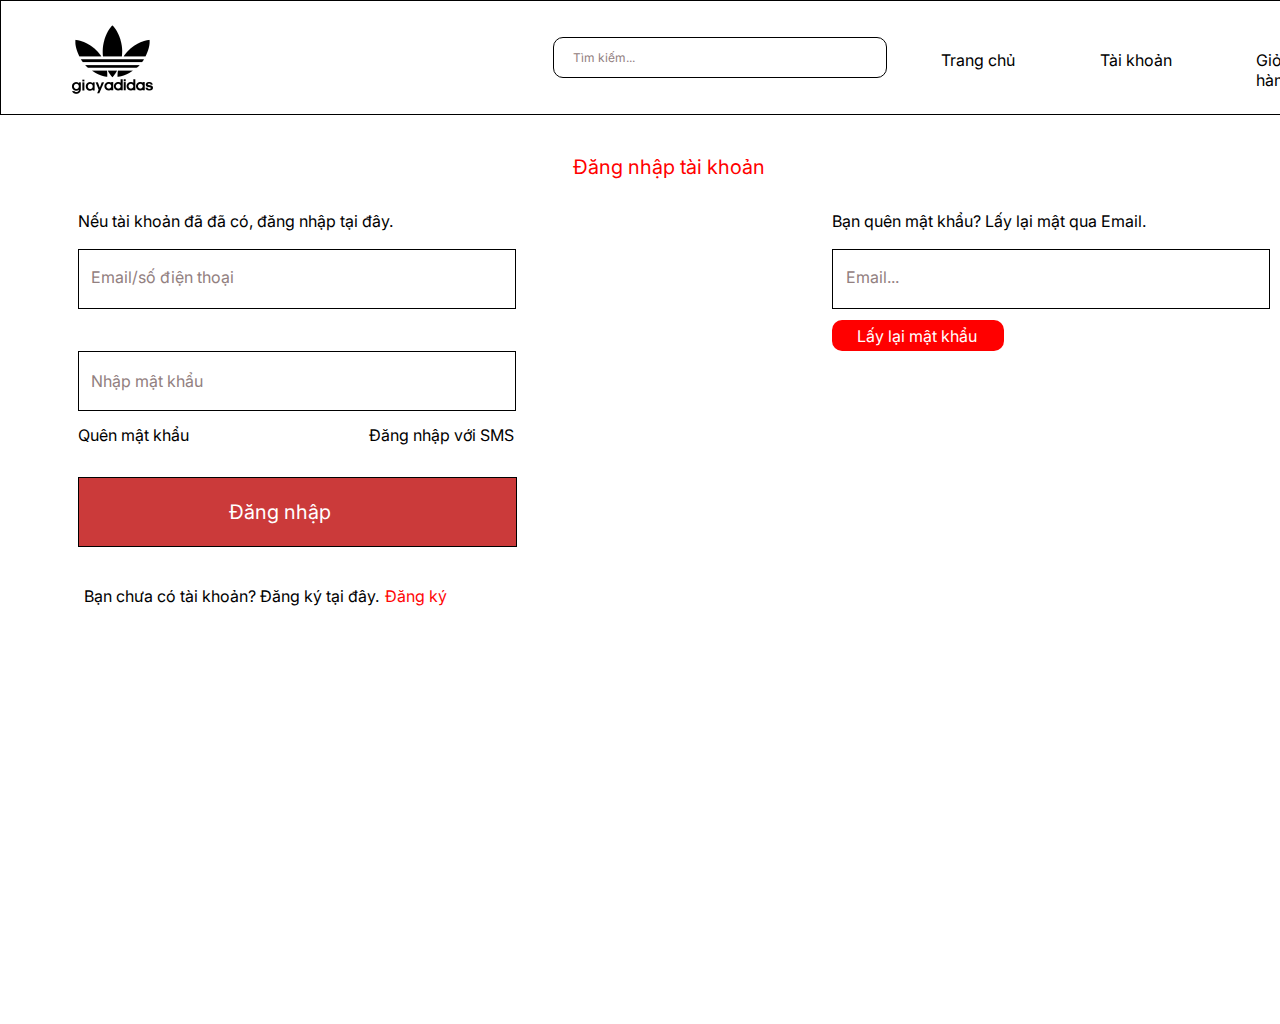
<file: desktop-2.html>
<!DOCTYPE html>
<html>
  <head>
    <meta charset="utf-8" />
    <meta name="viewport" content="initial-scale=1, width=device-width" />

    <link rel="stylesheet" href="./global.css" />
    <link rel="stylesheet" href="./desktop-2.css" />
    <link
      rel="stylesheet"
      href="https://fonts.googleapis.com/css2?family=Inter:wght@400;700&display=swap"
    />
    <link
      rel="stylesheet"
      href="https://fonts.googleapis.com/css2?family=Arimo:wght@400&display=swap"
    />
    <link
      rel="stylesheet"
      href="https://fonts.googleapis.com/css2?family=ABeeZee:wght@400&display=swap"
    />
    <link
      rel="stylesheet"
      href="https://fonts.googleapis.com/css2?family=Amiko:wght@400&display=swap"
    />
    <link
      rel="stylesheet"
      href="https://fonts.googleapis.com/css2?family=Bakbak One:wght@400&display=swap"
    />
    <link
      rel="stylesheet"
      href="https://fonts.googleapis.com/css2?family=Roboto:wght@400&display=swap"
    />
  </head>
  <body>
    <div class="desktop-2">
      <div class="desktop-2-child"></div>
      <div class="desktop-2-item"></div>
      <div class="tm-kim3">Tìm kiếm...</div>
      <div class="ng-nhp-ti">Đăng nhập tài khoản</div>
      <div class="desktop-2-inner"></div>
      <div class="desktop-2-child1"></div>
      <div class="desktop-2-child2"></div>
      <div class="emails-in-thoi">Email/số điện thoại</div>
      <div class="nhp-mt-khu">Nhập mật khẩu</div>
      <div class="qun-mt-khu">Quên mật khẩu</div>
      <div class="ng-nhp-vi">Đăng nhập với SMS</div>
      <div class="desktop-2-child3"></div>
      <div class="ng-nhp1">Đăng nhập</div>
      <div class="nu-ti-khon">Nếu tài khoản đã đã có, đăng nhập tại đây.</div>
      <div class="bn-qun-mt">Bạn quên mật khẩu? Lấy lại mật qua Email.</div>
      <div class="email">Email...</div>
      <div class="desktop-2-child4"></div>
      <div class="ly-li-mt">Lấy lại mật khẩu</div>
      <div class="bn-cha-c">Bạn chưa có tài khoản? Đăng ký tại đây.</div>
      <div class="ng-k1" id="ngKText">Đăng ký</div>
      <div class="trang-ch" id="trangChText">Trang chủ</div>
      <div class="ti-khon">Tài khoản</div>
      <div class="gi-hng1">Giỏ hàng</div>
      <img class="logo-4-icon" alt="" src="./public/logo-1@2x.png" />
    </div>

    <script>
      var ngKText = document.getElementById("ngKText");
      if (ngKText) {
        ngKText.addEventListener("click", function (e) {
          window.location.href = "./desktop-3.html";
        });
      }

      var trangChText = document.getElementById("trangChText");
      if (trangChText) {
        trangChText.addEventListener("click", function (e) {
          window.location.href = "./desktop.html";
        });
      }
    </script>
  </body>
</html>
</file>
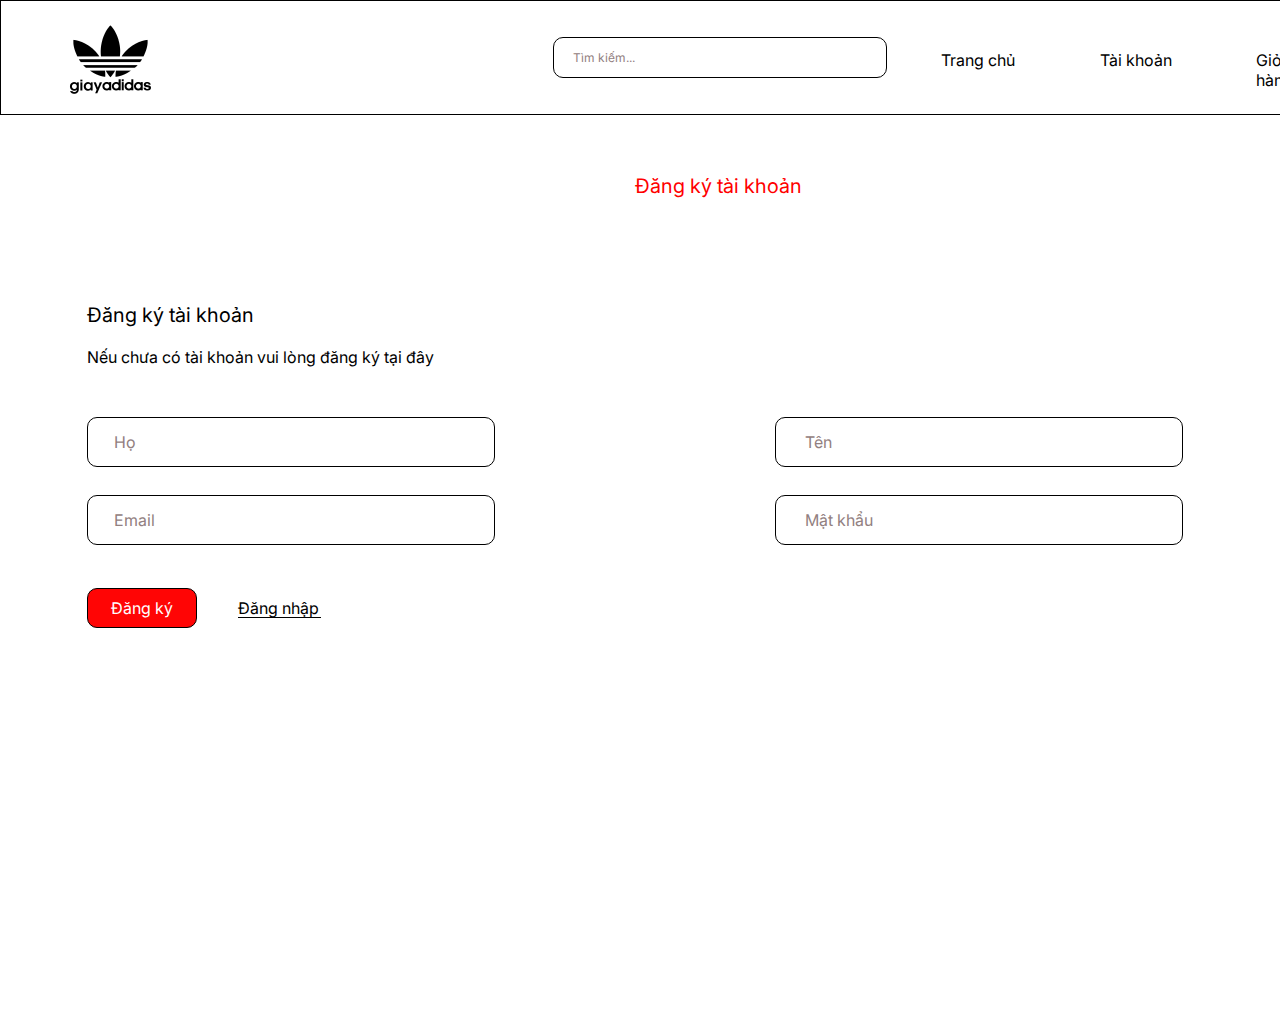
<file: desktop-3.html>
<!DOCTYPE html>
<html>
  <head>
    <meta charset="utf-8" />
    <meta name="viewport" content="initial-scale=1, width=device-width" />

    <link rel="stylesheet" href="./global.css" />
    <link rel="stylesheet" href="./desktop-3.css" />
    <link
      rel="stylesheet"
      href="https://fonts.googleapis.com/css2?family=Inter:wght@400;700&display=swap"
    />
    <link
      rel="stylesheet"
      href="https://fonts.googleapis.com/css2?family=Arimo:wght@400&display=swap"
    />
    <link
      rel="stylesheet"
      href="https://fonts.googleapis.com/css2?family=ABeeZee:wght@400&display=swap"
    />
    <link
      rel="stylesheet"
      href="https://fonts.googleapis.com/css2?family=Amiko:wght@400&display=swap"
    />
    <link
      rel="stylesheet"
      href="https://fonts.googleapis.com/css2?family=Bakbak One:wght@400&display=swap"
    />
    <link
      rel="stylesheet"
      href="https://fonts.googleapis.com/css2?family=Roboto:wght@400&display=swap"
    />
  </head>
  <body>
    <div class="desktop-3">
      <div class="desktop-3-child"></div>
      <div class="desktop-3-item"></div>
      <div class="tm-kim4">Tìm kiếm...</div>
      <div class="trang-ch1" id="trangChText">Trang chủ</div>
      <div class="ti-khon1">Tài khoản</div>
      <div class="gi-hng2">Giỏ hàng</div>
      <div class="ng-k-ti">Đăng ký tài khoản</div>
      <div class="ng-k-ti1">Đăng ký tài khoản</div>
      <div class="nu-cha-c">Nếu chưa có tài khoản vui lòng đăng ký tại đây</div>
      <div class="desktop-3-inner"></div>
      <div class="desktop-3-child1"></div>
      <div class="desktop-3-child2"></div>
      <div class="desktop-3-child3"></div>
      <div class="h">Họ</div>
      <div class="tn">Tên</div>
      <div class="email1">Email</div>
      <div class="mt-khu">Mật khẩu</div>
      <div class="desktop-3-child4"></div>
      <div class="ng-k2">Đăng ký</div>
      <div class="ng-nhp2" id="ngNhpText">Đăng nhập</div>
      <div class="desktop-3-child5"></div>
      <img class="logo-3-icon" alt="" src="./public/logo-1@2x.png" />
    </div>

    <script>
      var trangChText = document.getElementById("trangChText");
      if (trangChText) {
        trangChText.addEventListener("click", function (e) {
          window.location.href = "./desktop.html";
        });
      }

      var ngNhpText = document.getElementById("ngNhpText");
      if (ngNhpText) {
        ngNhpText.addEventListener("click", function (e) {
          window.location.href = "./desktop-2.html";
        });
      }
    </script>
  </body>
</html>
</file>
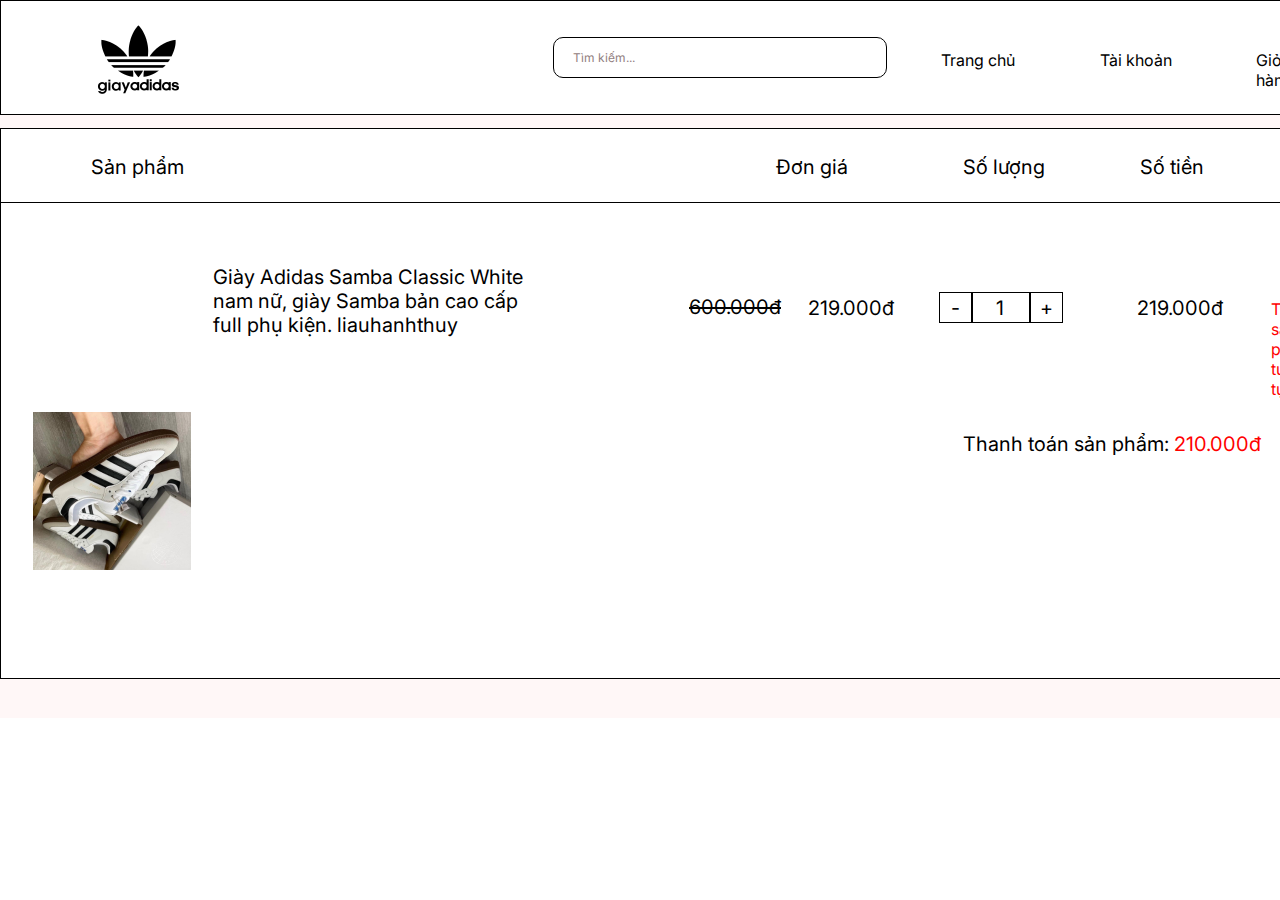
<file: desktop-4.html>
<!DOCTYPE html>
<html>
  <head>
    <meta charset="utf-8" />
    <meta name="viewport" content="initial-scale=1, width=device-width" />

    <link rel="stylesheet" href="./global.css" />
    <link rel="stylesheet" href="./desktop-4.css" />
    <link
      rel="stylesheet"
      href="https://fonts.googleapis.com/css2?family=Inter:wght@400;700&display=swap"
    />
    <link
      rel="stylesheet"
      href="https://fonts.googleapis.com/css2?family=Arimo:wght@400&display=swap"
    />
    <link
      rel="stylesheet"
      href="https://fonts.googleapis.com/css2?family=ABeeZee:wght@400&display=swap"
    />
    <link
      rel="stylesheet"
      href="https://fonts.googleapis.com/css2?family=Amiko:wght@400&display=swap"
    />
    <link
      rel="stylesheet"
      href="https://fonts.googleapis.com/css2?family=Bakbak One:wght@400&display=swap"
    />
    <link
      rel="stylesheet"
      href="https://fonts.googleapis.com/css2?family=Roboto:wght@400&display=swap"
    />
  </head>
  <body>
    <div class="desktop-4">
      <div class="desktop-4-child"></div>
      <div class="desktop-4-item"></div>
      <div class="tm-kim5">Tìm kiếm...</div>
      <div class="trang-ch2">Trang chủ</div>
      <div class="ti-khon2">Tài khoản</div>
      <div class="gi-hng3">Giỏ hàng</div>
      <div class="desktop-4-inner"></div>
      <div class="sn-phm">Sản phẩm</div>
      <div class="n-gi">Đơn giá</div>
      <div class="s-lng">Số lượng</div>
      <div class="s-tin">Số tiền</div>
      <div class="thao-tc">Thao tác</div>
      <div class="desktop-4-child1"></div>
      <img
        class="vn-11134207-7r98o-lsofpvbddh38-icon"
        alt=""
        src="./public/vn111342077r98olsofpvbddh3895-1@2x.png"
      />

      <div class="giy-adidas-samba-container">
        <p class="giy-adidas-samba">Giày Adidas Samba Classic White</p>
        <p class="giy-adidas-samba">nam nữ, giày Samba bản cao cấp</p>
        <p class="giy-adidas-samba">full phụ kiện. liauhanhthuy</p>
      </div>
      <div class="div25">219.000đ</div>
      <div class="div26">219.000đ</div>
      <div class="xa">Xóa</div>
      <div class="desktop-4-child2"></div>
      <div class="desktop-4-child3"></div>
      <div class="desktop-4-child4"></div>
      <div class="div27">-</div>
      <div class="div28">1</div>
      <div class="div29">
        <p class="giy-adidas-samba">&nbsp;</p>
        <p class="giy-adidas-samba">+</p>
      </div>
      <div class="tm-sn-phm-container">
        <p class="giy-adidas-samba">Tìm sản phẩm</p>
        <p class="tng-t">tương tự</p>
      </div>
      <div class="div30">600.000đ</div>
      <div class="thanh-ton-sn-container">
        <span>Thanh toán sản phẩm: </span>
        <span class="span">210.000đ</span>
      </div>
      <div class="desktop-4-child5"></div>
      <div class="mua-ngay">Mua ngay</div>
      <img
        class="logo-2-icon"
        alt=""
        src="./public/logo-1@2x.png"
        id="logo2Image"
      />
    </div>

    <script>
      var logo2Image = document.getElementById("logo2Image");
      if (logo2Image) {
        logo2Image.addEventListener("click", function (e) {
          window.location.href = "./desktop.html";
        });
      }
    </script>
  </body>
</html>
</file>
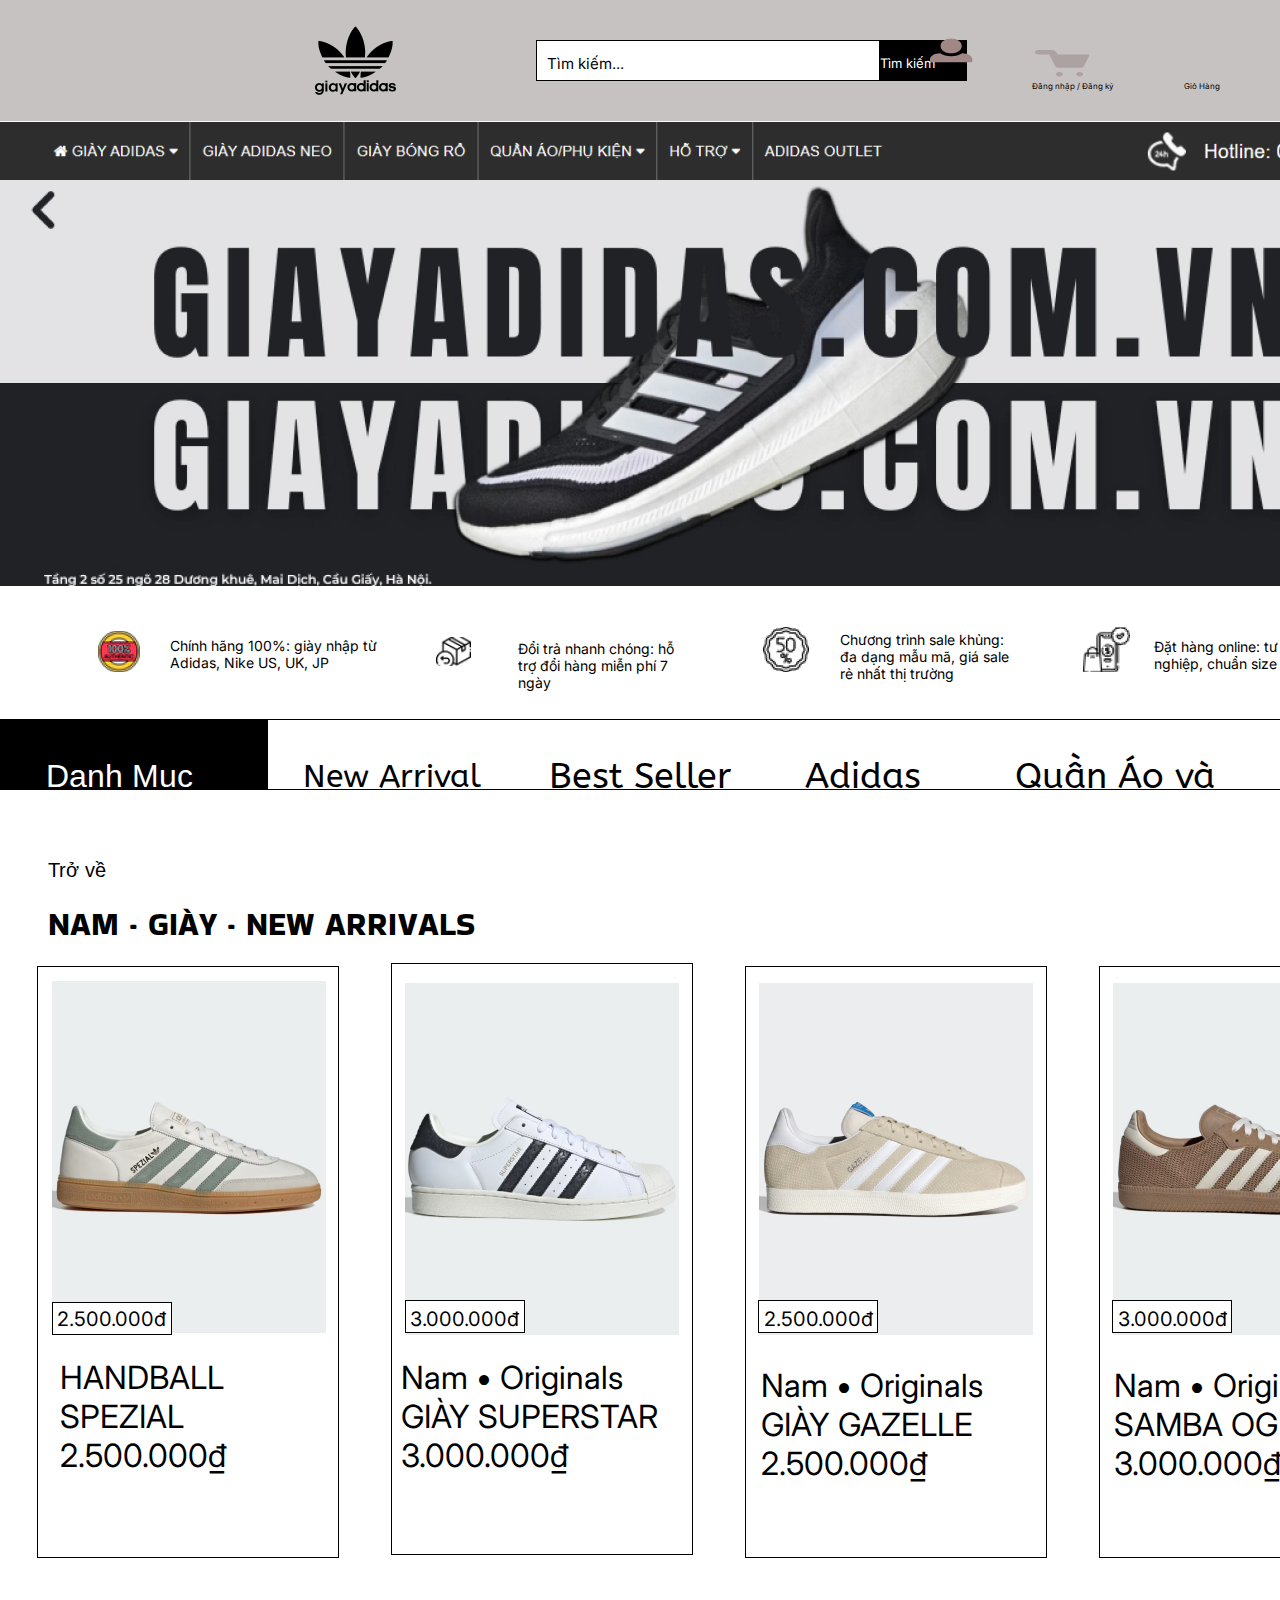
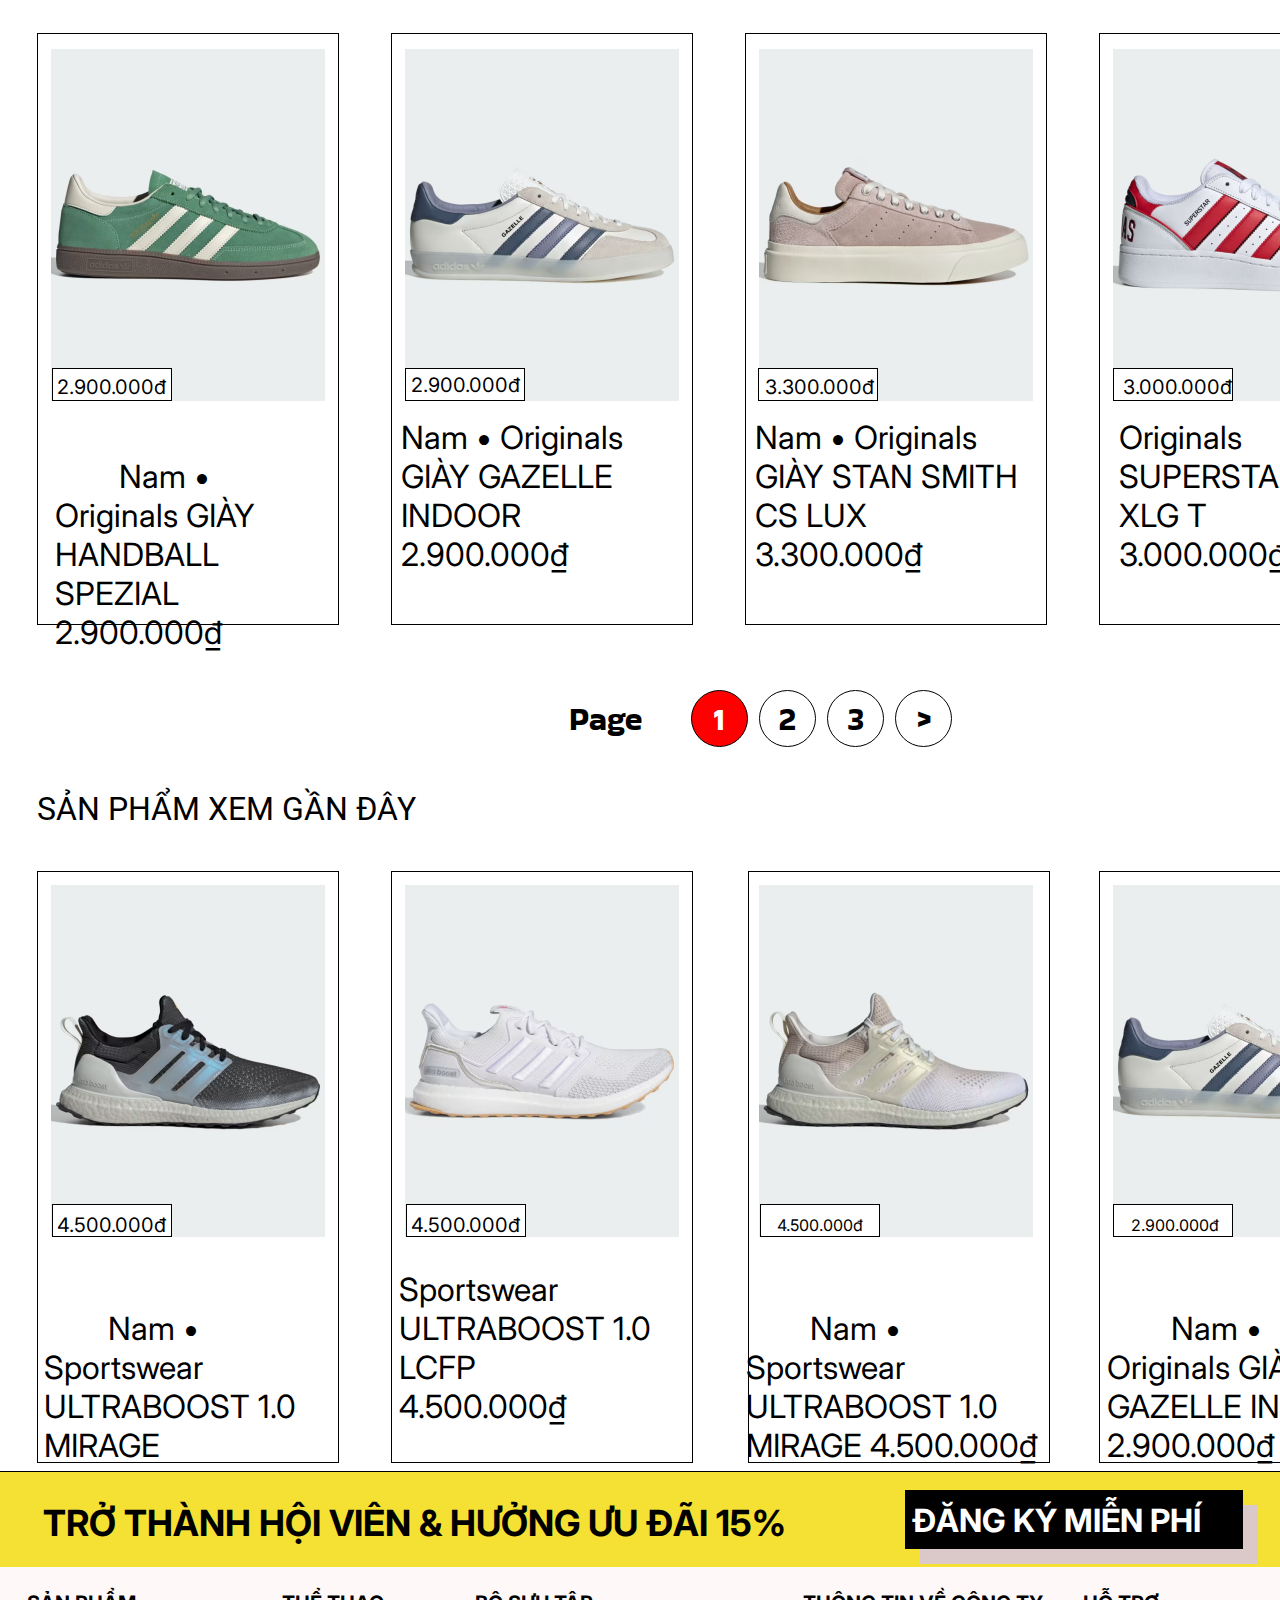
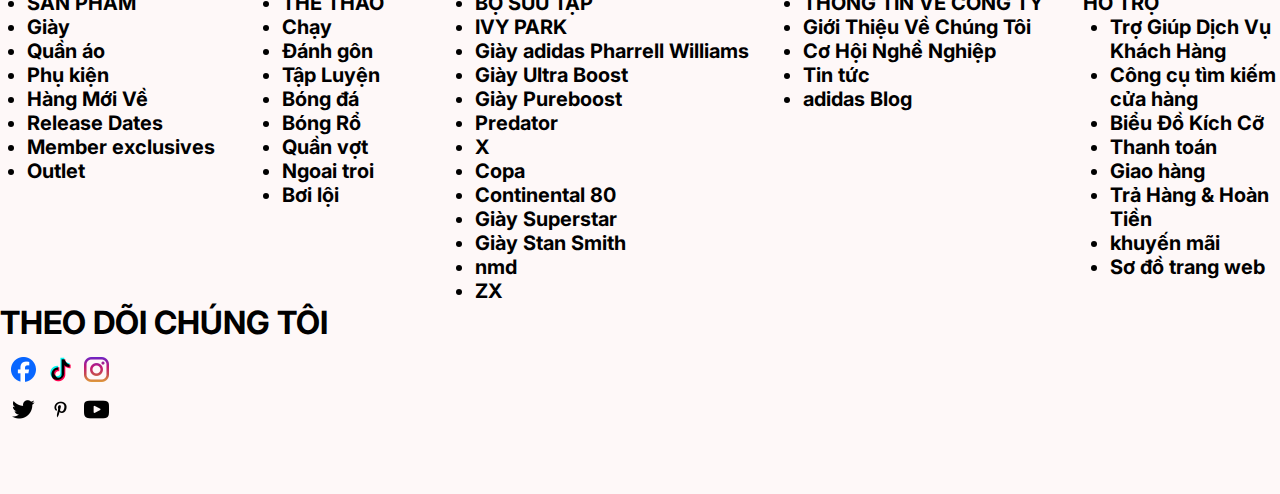
<file: desktop-5.html>
<!DOCTYPE html>
<html>
  <head>
    <meta charset="utf-8" />
    <meta name="viewport" content="initial-scale=1, width=device-width" />

    <link rel="stylesheet" href="./global.css" />
    <link rel="stylesheet" href="./desktop-5.css" />
    <link
      rel="stylesheet"
      href="https://fonts.googleapis.com/css2?family=Inter:wght@400;700&display=swap"
    />
    <link
      rel="stylesheet"
      href="https://fonts.googleapis.com/css2?family=Arimo:wght@400&display=swap"
    />
    <link
      rel="stylesheet"
      href="https://fonts.googleapis.com/css2?family=ABeeZee:wght@400&display=swap"
    />
    <link
      rel="stylesheet"
      href="https://fonts.googleapis.com/css2?family=Amiko:wght@400&display=swap"
    />
    <link
      rel="stylesheet"
      href="https://fonts.googleapis.com/css2?family=Bakbak One:wght@400&display=swap"
    />
    <link
      rel="stylesheet"
      href="https://fonts.googleapis.com/css2?family=Roboto:wght@400&display=swap"
    />
  </head>
  <body>
    <div class="desktop-5">
      <div class="desktop-5-child"></div>
      <img
        class="logo-1-icon1"
        alt=""
        src="./public/logo-1@2x.png"
        id="logo1Image"
      />

      <div class="desktop-5-item"></div>
      <div class="desktop-5-inner"></div>
      <div class="tm-kim6">Tìm kiếm</div>
      <div class="tm-kim7">
        <p class="nam-originals">Tìm kiếm...</p>
      </div>
      <div class="ng-nhp3">Đăng nhập / Đăng ký</div>
      <div class="gi-hng4">Giỏ Hàng</div>
      <img class="icon-cart1" alt="" src="./public/-icon-cart2.svg" />

      <img class="icon-person2" alt="" src="./public/-icon-person2.svg" />

      <img class="image-1-icon1" alt="" src="./public/image-15@2x.png" />

      <img class="image-2-icon1" alt="" src="./public/image-2@2x.png" />

      <div class="desktop-5-child1"></div>
      <img
        class="privacy-1-image-1-icon1"
        alt=""
        src="./public/privacy-1-image-1@2x.png"
      />

      <img
        class="privacy-2-image-1-icon1"
        alt=""
        src="./public/privacy-2-image-1@2x.png"
      />

      <div class="danh-mc1">Danh Mục</div>
      <img
        class="privacy-3-image-1-icon1"
        alt=""
        src="./public/privacy-3-image-1@2x.png"
      />

      <img
        class="privacy-4-image-1-icon1"
        alt=""
        src="./public/privacy-4-image-1@2x.png"
      />

      <div class="chnh-hng-1001">
        Chính hãng 100%: giày nhập từ Adidas, Nike US, UK, JP
      </div>
      <div class="i-tr-nhanh1">
        Đổi trả nhanh chóng: hỗ trợ đổi hàng miễn phí 7 ngày
      </div>
      <div class="chng-trnh-sale1">
        Chương trình sale khủng: đa dạng mẫu mã, giá sale rẻ nhất thị trường
      </div>
      <div class="t-hng-online1">
        Đặt hàng online: tư vấn chuyên nghiệp, chuẩn size
      </div>
      <div class="desktop-5-child2"></div>
      <div class="best-seller1">Best Seller</div>
      <div class="new-arrival1">New Arrival</div>
      <div class="desktop-5-child3"></div>
      <div class="qun-o-v2">Quần Áo và Phụ Kiện</div>
      <div class="adidas1">Adidas</div>
      <div class="danh-mc2">Danh Mục</div>
      <div class="desktop-5-child4"></div>
      <div class="tr-v">Trở về</div>
      <div class="nam-giy-new-arrivals">NAM · GIÀY · NEW ARRIVALS</div>
      <div class="desktop-5-child5"></div>
      <div class="desktop-5-child6"></div>
      <div class="div31">2.400.000đ</div>
      <div class="div31">2.400.000đ</div>
      <div class="desktop-5-child7"></div>
      <div class="desktop-5-child8"></div>
      <div class="desktop-5-child9"></div>
      <div class="desktop-5-child10"></div>
      <div class="desktop-5-child11"></div>
      <div class="desktop-5-child12"></div>
      <div class="desktop-5-child13"></div>
      <div class="desktop-5-child14"></div>
      <div class="desktop-5-child15"></div>
      <div class="desktop-5-child16"></div>
      <img class="image-16-icon" alt="" src="./public/image-16@2x.png" />

      <img class="image-17-icon" alt="" src="./public/image-17@2x.png" />

      <img class="image-18-icon" alt="" src="./public/image-18@2x.png" />

      <img class="image-19-icon" alt="" src="./public/image-19@2x.png" />

      <img class="image-20-icon" alt="" src="./public/image-20@2x.png" />

      <img class="image-26-icon" alt="" src="./public/image-20@2x.png" />

      <img class="image-21-icon" alt="" src="./public/image-21@2x.png" />

      <img class="image-22-icon" alt="" src="./public/image-22@2x.png" />

      <div class="page">Page</div>
      <div class="ellipse-div"></div>
      <div class="desktop-5-child17"></div>
      <div class="desktop-5-child18"></div>
      <div class="desktop-5-child19"></div>
      <div class="div33">1</div>
      <div class="div34">2</div>
      <div class="div35">3</div>
      <div class="div36">&gt;</div>
      <div class="sn-phm-xem">SẢN PHẨM XEM GẦN ĐÂY</div>
      <img class="image-23-icon" alt="" src="./public/image-23@2x.png" />

      <img class="image-24-icon" alt="" src="./public/image-24@2x.png" />

      <img
        class="image-25-icon"
        alt=""
        src="./public/image-25@2x.png"
        id="image25"
      />

      <img class="image-15-icon" alt="" src="./public/image-151@2x.png" />

      <div class="desktop-5-child20"></div>
      <div class="text"></div>
      <div class="desktop-5-child21"></div>
      <div class="desktop-5-child22"></div>
      <div class="desktop-5-child23"></div>
      <div class="desktop-5-child24"></div>
      <div class="desktop-5-child25"></div>
      <div class="desktop-5-child26"></div>
      <div class="desktop-5-child27"></div>
      <div class="desktop-5-child28"></div>
      <div class="desktop-5-child29"></div>
      <div class="desktop-5-child30"></div>
      <div class="desktop-5-child31"></div>
      <div class="div37">3.000.000đ</div>
      <div class="div38">2.500.000đ</div>
      <div class="div39">2.500.000đ</div>
      <div class="div40">3.000.000đ</div>
      <div class="div41">4.500.000đ</div>
      <div class="div42">4.500.000đ</div>
      <div class="div43">4.500.000đ</div>
      <div class="div44">2.900.000đ</div>
      <div class="div45">2.900.000đ</div>
      <div class="div46">3.300.000đ</div>
      <div class="div47">3.000.000đ</div>
      <div class="div48">2.900.000đ</div>
      <div class="nam-originals-container">
        <p class="nam-originals">Nam • Originals</p>
        <p class="nam-originals">GIÀY SUPERSTAR</p>
        <p class="nam-originals">3.000.000₫</p>
      </div>
      <div class="handball-spezial-2500000-container">
        <p class="nam-originals">HANDBALL SPEZIAL</p>
        <p class="nam-originals">2.500.000₫</p>
      </div>
      <div class="nam-originals1">Nam • Originals GIÀY GAZELLE 2.500.000₫</div>
      <div class="nam-originals2">Nam • Originals GIÀY SAMBA OG 3.000.000₫</div>
      <div class="nam-originals3">
        Nam • Originals GIÀY HANDBALL SPEZIAL 2.900.000₫
      </div>
      <div class="nam-originals-container1">
        <p class="nam-originals">Nam • Originals</p>
        <p class="nam-originals">GIÀY STAN SMITH CS LUX</p>
        <p class="nam-originals">3.300.000₫</p>
      </div>
      <div class="nam-originals5">
        Nam • Originals GIÀY GAZELLE INDOOR 2.900.000₫
      </div>
      <div class="originals-superstar-xlg">
        Originals SUPERSTAR XLG T 3.000.000₫
      </div>
      <div class="nam-sportswear">
        Nam • Sportswear ULTRABOOST 1.0 MIRAGE 4.500.000₫
      </div>
      <div class="sportswear-ultraboost-10-container">
        <p class="nam-originals">Sportswear</p>
        <p class="nam-originals">ULTRABOOST 1.0 LCFP</p>
        <p class="nam-originals">4.500.000₫</p>
      </div>
      <div class="nam-sportswear1">
        Nam • Sportswear ULTRABOOST 1.0 MIRAGE 4.500.000₫
      </div>
      <div class="nam-originals6">
        Nam • Originals GIÀY GAZELLE INDOOR 2.900.000₫
      </div>
      <div class="desktop-5-child32"></div>
      <div class="desktop-5-child33"></div>
      <div class="desktop-5-child34"></div>
      <b class="tr-thnh-hi">TRỞ THÀNH HỘI VIÊN & HƯỞNG ƯU ĐÃI 15%</b>
      <b class="ng-k-min">ĐĂNG KÝ MIỄN PHÍ</b>
      <b class="sn-phm-giy-container">
        <ul class="sn-phm-giy-qun-o-ph-kin">
          <li class="giy">SẢN PHẨM</li>
          <li class="giy">Giày</li>
          <li class="giy">Quần áo</li>
          <li class="giy">Phụ kiện</li>
          <li class="giy">Hàng Mới Về</li>
          <li class="giy">Release Dates</li>
          <li class="giy">Member exclusives</li>
          <li>Outlet</li>
        </ul>
      </b>
      <b class="th-thao-chy-container">
        <ul class="sn-phm-giy-qun-o-ph-kin">
          <li class="giy">THỂ THAO</li>
          <li class="giy">Chạy</li>
          <li class="giy">Đánh gôn</li>
          <li class="giy">Tập Luyện</li>
          <li class="giy">Bóng đá</li>
          <li class="giy">Bóng Rổ</li>
          <li class="giy">Quần vợt</li>
          <li class="giy">Ngoai troi</li>
          <li>Bơi lội</li>
        </ul>
      </b>
      <b class="b-su-tp-container">
        <ul class="sn-phm-giy-qun-o-ph-kin">
          <li class="giy">BỘ SƯU TẬP</li>
          <li class="giy">IVY PARK</li>
          <li class="giy">Giày adidas Pharrell Williams</li>
          <li class="giy">Giày Ultra Boost</li>
          <li class="giy">Giày Pureboost</li>
          <li class="giy">Predator</li>
          <li class="giy">X</li>
          <li class="giy">Copa</li>
          <li class="giy">Continental 80</li>
          <li class="giy">Giày Superstar</li>
          <li class="giy">Giày Stan Smith</li>
          <li class="giy">nmd</li>
          <li>ZX</li>
        </ul>
      </b>
      <b class="thng-tin-v-container">
        <ul class="sn-phm-giy-qun-o-ph-kin">
          <li class="giy">THÔNG TIN VỀ CÔNG TY</li>
          <li class="giy">Giới Thiệu Về Chúng Tôi</li>
          <li class="giy">Cơ Hội Nghề Nghiệp</li>
          <li class="giy">Tin tức</li>
          <li>adidas Blog</li>
        </ul>
      </b>
      <b class="h-tr-tr-container">
        <p class="nam-originals">HỖ TRỢ</p>
        <ul class="sn-phm-giy-qun-o-ph-kin">
          <li class="giy">Trợ Giúp Dịch Vụ Khách Hàng</li>
          <li class="giy">Công cụ tìm kiếm cửa hàng</li>
          <li class="giy">Biểu Đồ Kích Cỡ</li>
          <li class="giy">Thanh toán</li>
          <li class="giy">Giao hàng</li>
          <li class="giy">Trả Hàng & Hoàn Tiền</li>
          <li class="giy">khuyến mãi</li>
          <li>Sơ đồ trang web</li>
        </ul>
      </b>
      <b class="theo-di-chng">THEO DÕI CHÚNG TÔI</b>
      <img class="image-34-icon" alt="" src="./public/image-34@2x.png" />

      <img class="image-35-icon" alt="" src="./public/image-35@2x.png" />

      <img class="image-36-icon" alt="" src="./public/image-36@2x.png" />

      <img class="image-37-icon" alt="" src="./public/image-37@2x.png" />

      <img class="image-38-icon" alt="" src="./public/image-38@2x.png" />

      <img class="image-39-icon" alt="" src="./public/image-39@2x.png" />
    </div>

    <script>
      var logo1Image = document.getElementById("logo1Image");
      if (logo1Image) {
        logo1Image.addEventListener("click", function (e) {
          window.location.href = "./desktop.html";
        });
      }

      var image25 = document.getElementById("image25");
      if (image25) {
        image25.addEventListener("click", function (e) {
          window.location.href = "./desktop-6.html";
        });
      }
    </script>
  </body>
</html>
</file>
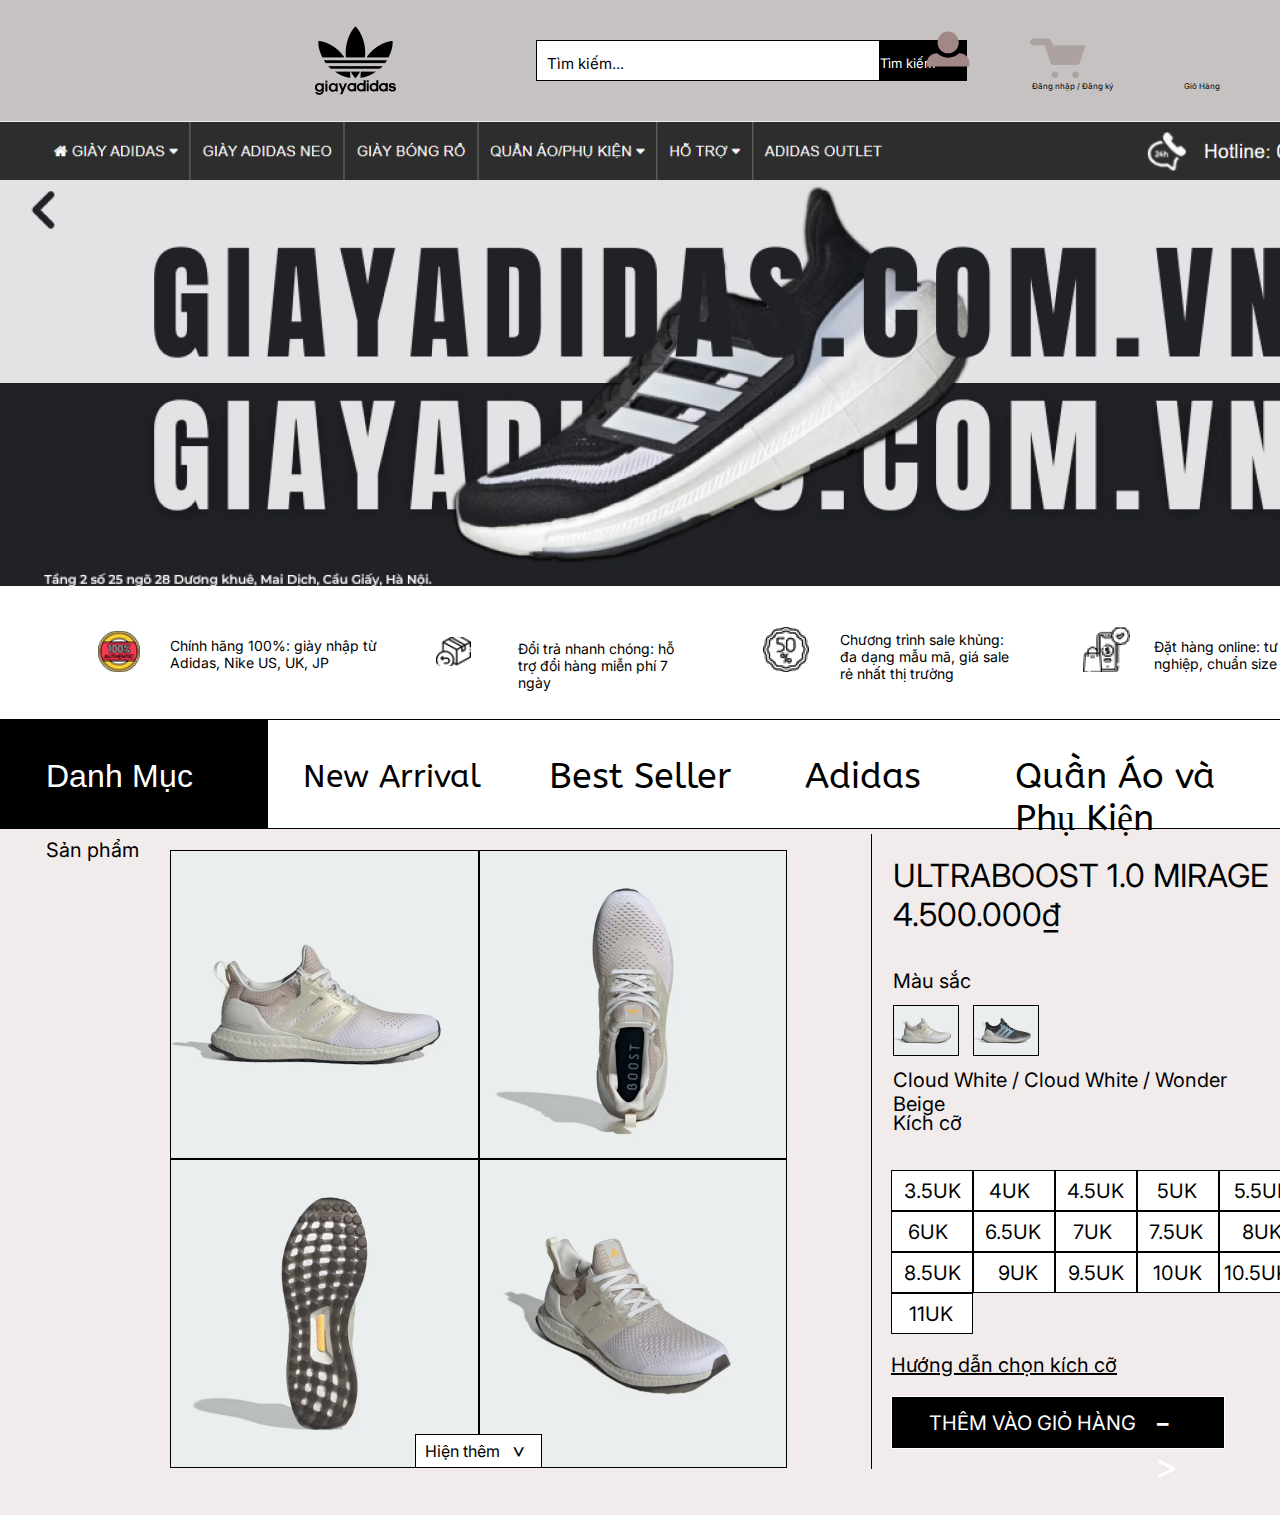
<file: desktop-6.html>
<!DOCTYPE html>
<html>
  <head>
    <meta charset="utf-8" />
    <meta name="viewport" content="initial-scale=1, width=device-width" />

    <link rel="stylesheet" href="./global.css" />
    <link rel="stylesheet" href="./desktop-6.css" />
    <link
      rel="stylesheet"
      href="https://fonts.googleapis.com/css2?family=Inter:wght@400;700&display=swap"
    />
    <link
      rel="stylesheet"
      href="https://fonts.googleapis.com/css2?family=Arimo:wght@400&display=swap"
    />
    <link
      rel="stylesheet"
      href="https://fonts.googleapis.com/css2?family=ABeeZee:wght@400&display=swap"
    />
    <link
      rel="stylesheet"
      href="https://fonts.googleapis.com/css2?family=Amiko:wght@400&display=swap"
    />
    <link
      rel="stylesheet"
      href="https://fonts.googleapis.com/css2?family=Bakbak One:wght@400&display=swap"
    />
    <link
      rel="stylesheet"
      href="https://fonts.googleapis.com/css2?family=Roboto:wght@400&display=swap"
    />
  </head>
  <body>
    <div class="desktop-6">
      <div class="desktop-6-child"></div>
      <img
        class="logo-2-icon1"
        alt=""
        src="./public/logo-1@2x.png"
        id="logo2Image"
      />

      <div class="desktop-6-item"></div>
      <div class="desktop-6-inner"></div>
      <div class="tm-kim9">Tìm kiếm</div>
      <div class="tm-kim10">
        <p class="ultraboost-10-mirage">Tìm kiếm...</p>
      </div>
      <div class="ng-nhp4">Đăng nhập / Đăng ký</div>
      <div class="gi-hng5">Giỏ Hàng</div>
      <img
        class="icon-cart2"
        alt=""
        src="./public/-icon-cart3.svg"
        id="iconCart"
      />

      <img
        class="icon-person3"
        alt=""
        src="./public/-icon-person3.svg"
        id="iconPerson"
      />

      <img class="image-27-icon" alt="" src="./public/image-15@2x.png" />

      <img class="image-28-icon" alt="" src="./public/image-2@2x.png" />

      <div class="desktop-6-child1"></div>
      <img
        class="privacy-1-image-2-icon"
        alt=""
        src="./public/privacy-1-image-1@2x.png"
      />

      <img
        class="privacy-2-image-2-icon"
        alt=""
        src="./public/privacy-2-image-1@2x.png"
      />

      <div class="danh-mc3">Danh Mục</div>
      <img
        class="privacy-3-image-2-icon"
        alt=""
        src="./public/privacy-3-image-1@2x.png"
      />

      <img
        class="privacy-4-image-2-icon"
        alt=""
        src="./public/privacy-4-image-1@2x.png"
      />

      <div class="chnh-hng-1002">
        Chính hãng 100%: giày nhập từ Adidas, Nike US, UK, JP
      </div>
      <div class="i-tr-nhanh2">
        Đổi trả nhanh chóng: hỗ trợ đổi hàng miễn phí 7 ngày
      </div>
      <div class="chng-trnh-sale2">
        Chương trình sale khủng: đa dạng mẫu mã, giá sale rẻ nhất thị trường
      </div>
      <div class="t-hng-online2">
        Đặt hàng online: tư vấn chuyên nghiệp, chuẩn size
      </div>
      <div class="desktop-6-child2"></div>
      <div class="best-seller2">Best Seller</div>
      <div class="new-arrival2">New Arrival</div>
      <div class="desktop-6-child3"></div>
      <div class="qun-o-v3">Quần Áo và Phụ Kiện</div>
      <div class="adidas2">Adidas</div>
      <div class="danh-mc4">Danh Mục</div>
      <img class="rectangle-icon" alt="" src="./public/rectangle-96@2x.png" />

      <div class="sn-phm2">Sản phẩm</div>
      <img class="image-29-icon" alt="" src="./public/image-29@2x.png" />

      <img class="image-30-icon" alt="" src="./public/image-30@2x.png" />

      <img class="image-31-icon" alt="" src="./public/image-31@2x.png" />

      <img class="image-32-icon" alt="" src="./public/image-32@2x.png" />

      <div class="desktop-6-child4"></div>
      <div class="hin-thm">Hiện thêm</div>
      <div class="div49">&gt;</div>
      <div class="desktop-6-child5"></div>
      <div class="ultraboost-10-mirage-container">
        <p class="ultraboost-10-mirage">ULTRABOOST 1.0 MIRAGE</p>
        <p class="ultraboost-10-mirage">4.500.000₫</p>
      </div>
      <div class="mu-sc">Màu sắc</div>
      <img class="image-33-icon" alt="" src="./public/image-33@2x.png" />

      <div class="cloud-white">Cloud White / Cloud White / Wonder Beige</div>
      <div class="kch-c">Kích cỡ</div>
      <div class="desktop-6-child6"></div>
      <div class="desktop-6-child7"></div>
      <div class="desktop-6-child8"></div>
      <div class="desktop-6-child9"></div>
      <div class="desktop-6-child10"></div>
      <div class="desktop-6-child11"></div>
      <div class="desktop-6-child12"></div>
      <div class="desktop-6-child13"></div>
      <div class="desktop-6-child14"></div>
      <div class="desktop-6-child15"></div>
      <div class="desktop-6-child16"></div>
      <div class="desktop-6-child17"></div>
      <div class="desktop-6-child18"></div>
      <div class="desktop-6-child19"></div>
      <div class="desktop-6-child20"></div>
      <div class="desktop-6-child21"></div>
      <div class="uk">3.5UK</div>
      <div class="uk1">4UK</div>
      <div class="uk2">4.5UK</div>
      <div class="uk3">5UK</div>
      <div class="uk4">5.5UK</div>
      <div class="uk5">6UK</div>
      <div class="uk6">7UK</div>
      <div class="uk7">6.5UK</div>
      <div class="uk8">7.5UK</div>
      <div class="uk9">8UK</div>
      <div class="uk10">8.5UK</div>
      <div class="uk11">9UK</div>
      <div class="uk12">9.5UK</div>
      <div class="uk13">10UK</div>
      <div class="uk14">10.5UK</div>
      <div class="uk15">11UK</div>
      <div class="hng-dn-chn">Hướng dẫn chọn kích cỡ</div>
      <div class="desktop-6-child22"></div>
      <div class="thm-vo-gi">THÊM VÀO GIỎ HÀNG</div>
      <div class="div50">-&gt;</div>
    </div>

    <script>
      var logo2Image = document.getElementById("logo2Image");
      if (logo2Image) {
        logo2Image.addEventListener("click", function (e) {
          window.location.href = "./desktop.html";
        });
      }

      var iconCart = document.getElementById("iconCart");
      if (iconCart) {
        iconCart.addEventListener("click", function (e) {
          window.location.href = "./desktop-4.html";
        });
      }

      var iconPerson = document.getElementById("iconPerson");
      if (iconPerson) {
        iconPerson.addEventListener("click", function (e) {
          window.location.href = "./desktop-2.html";
        });
      }
    </script>
  </body>
</html>
</file>
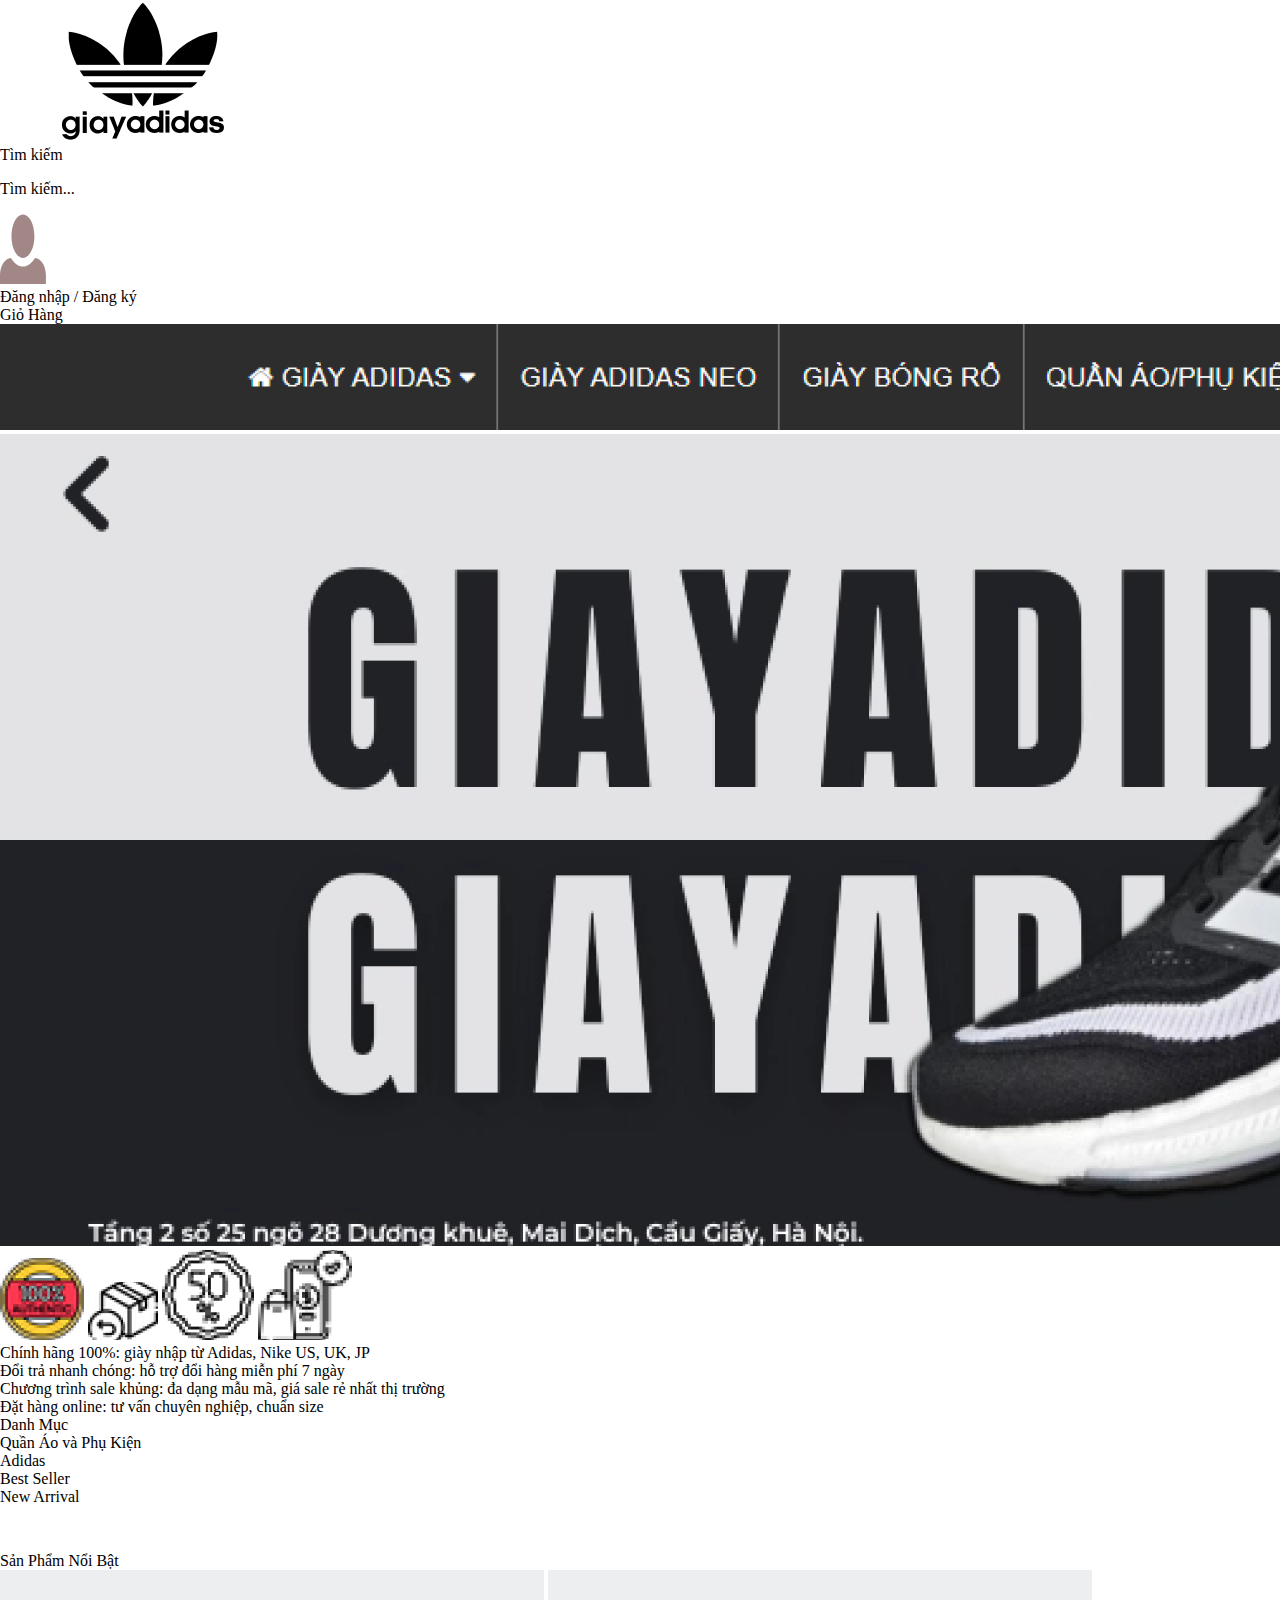
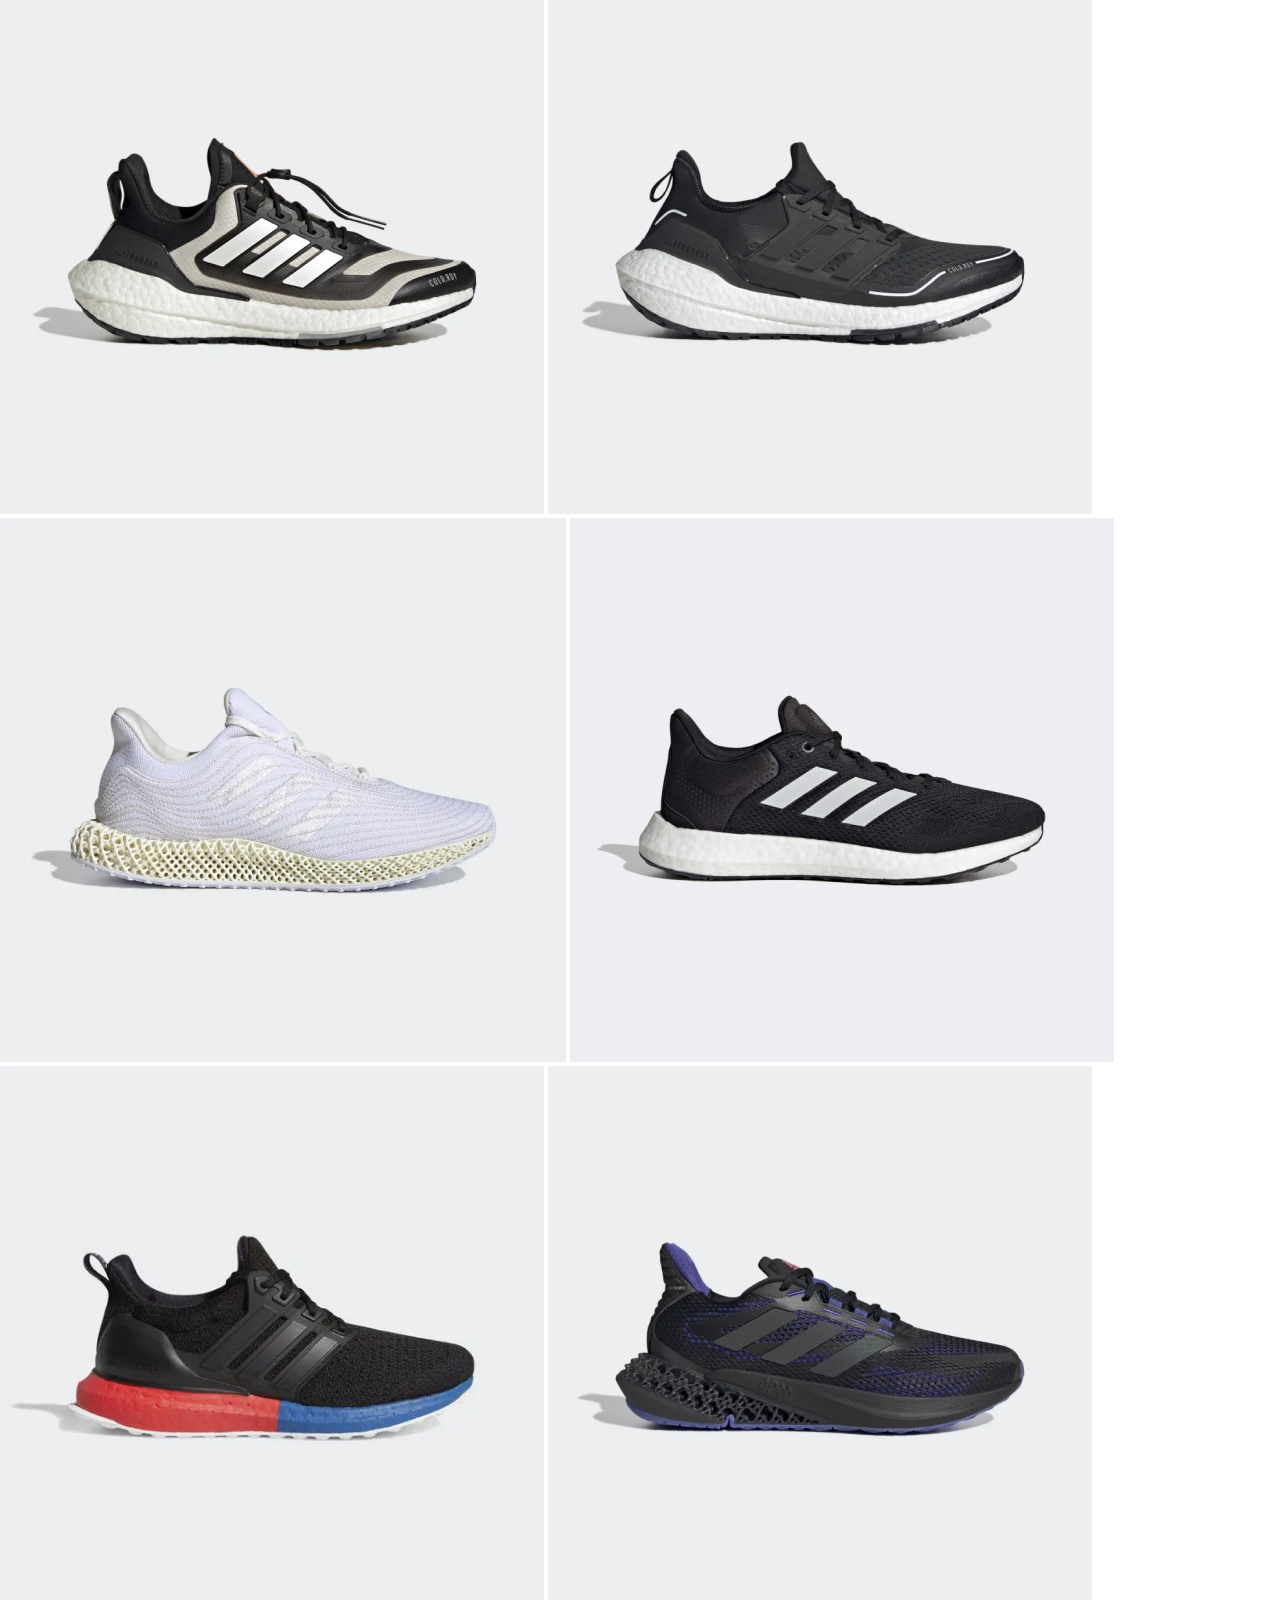
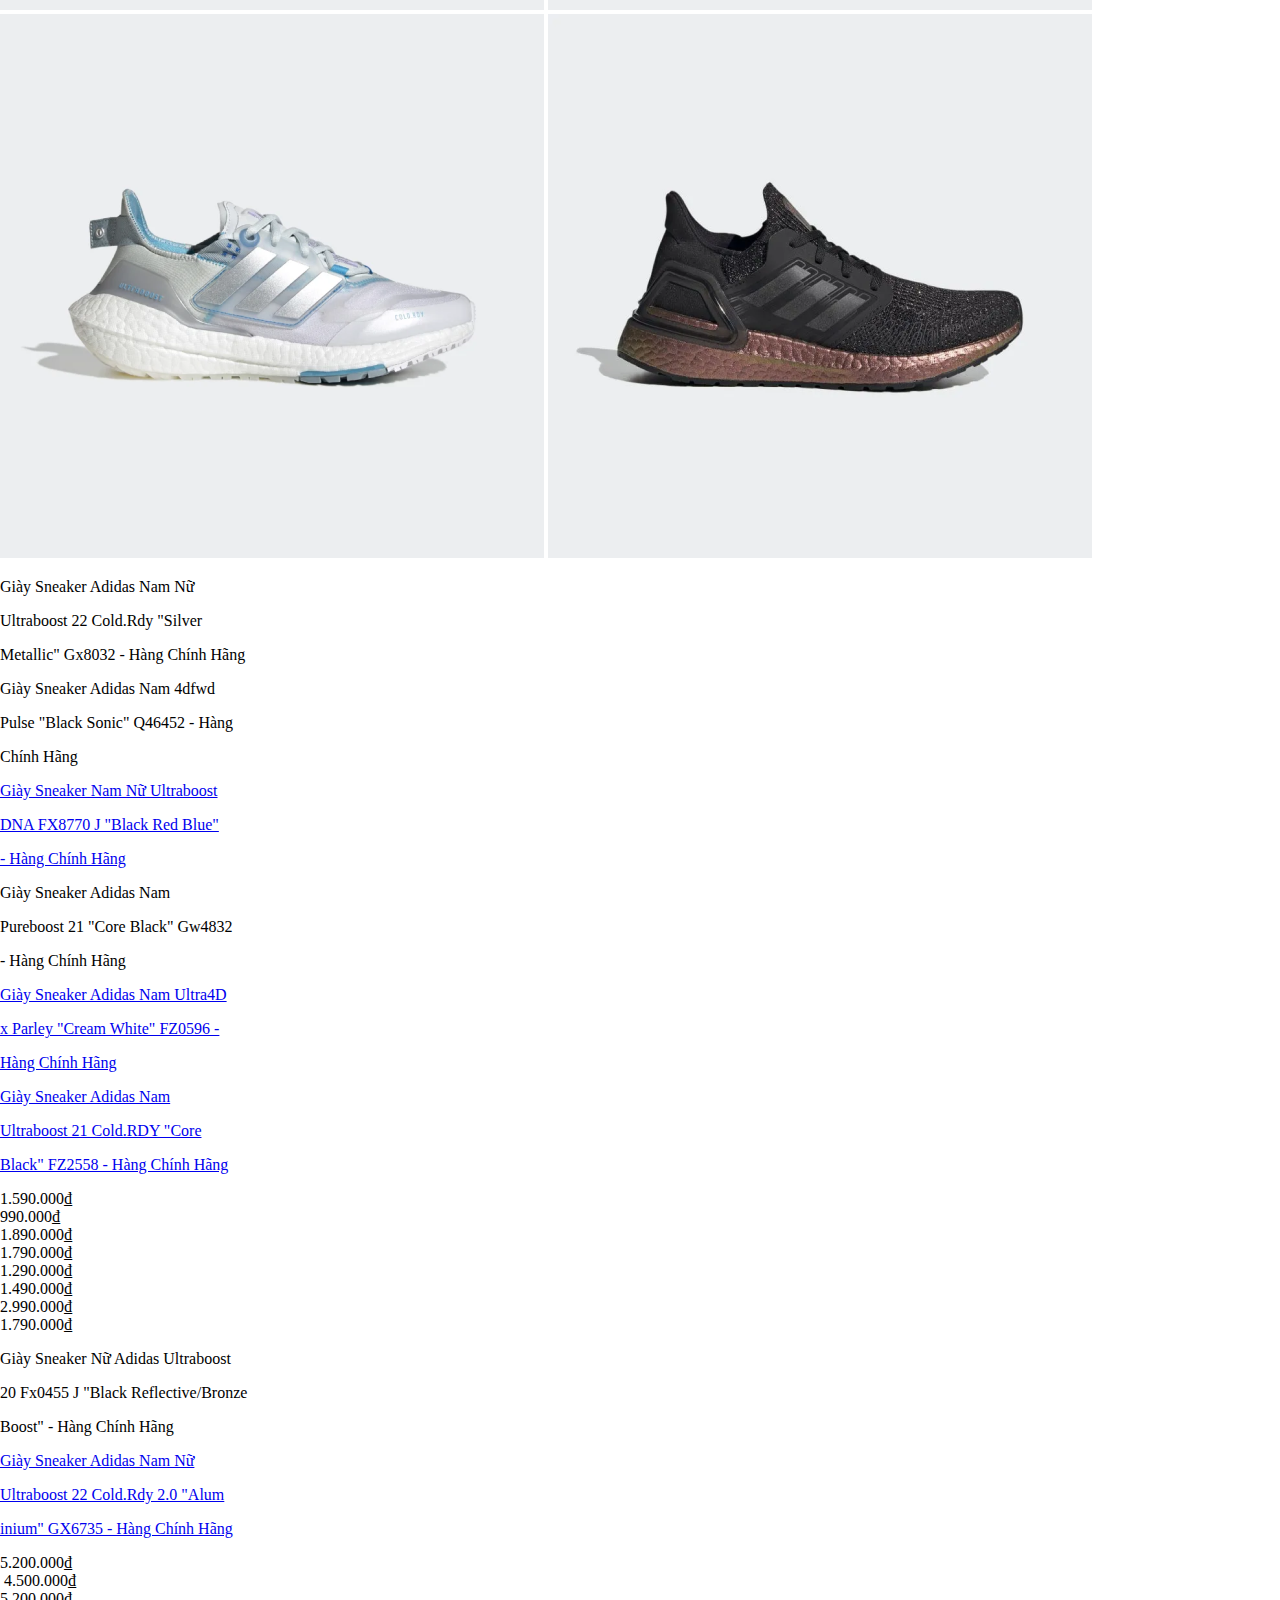
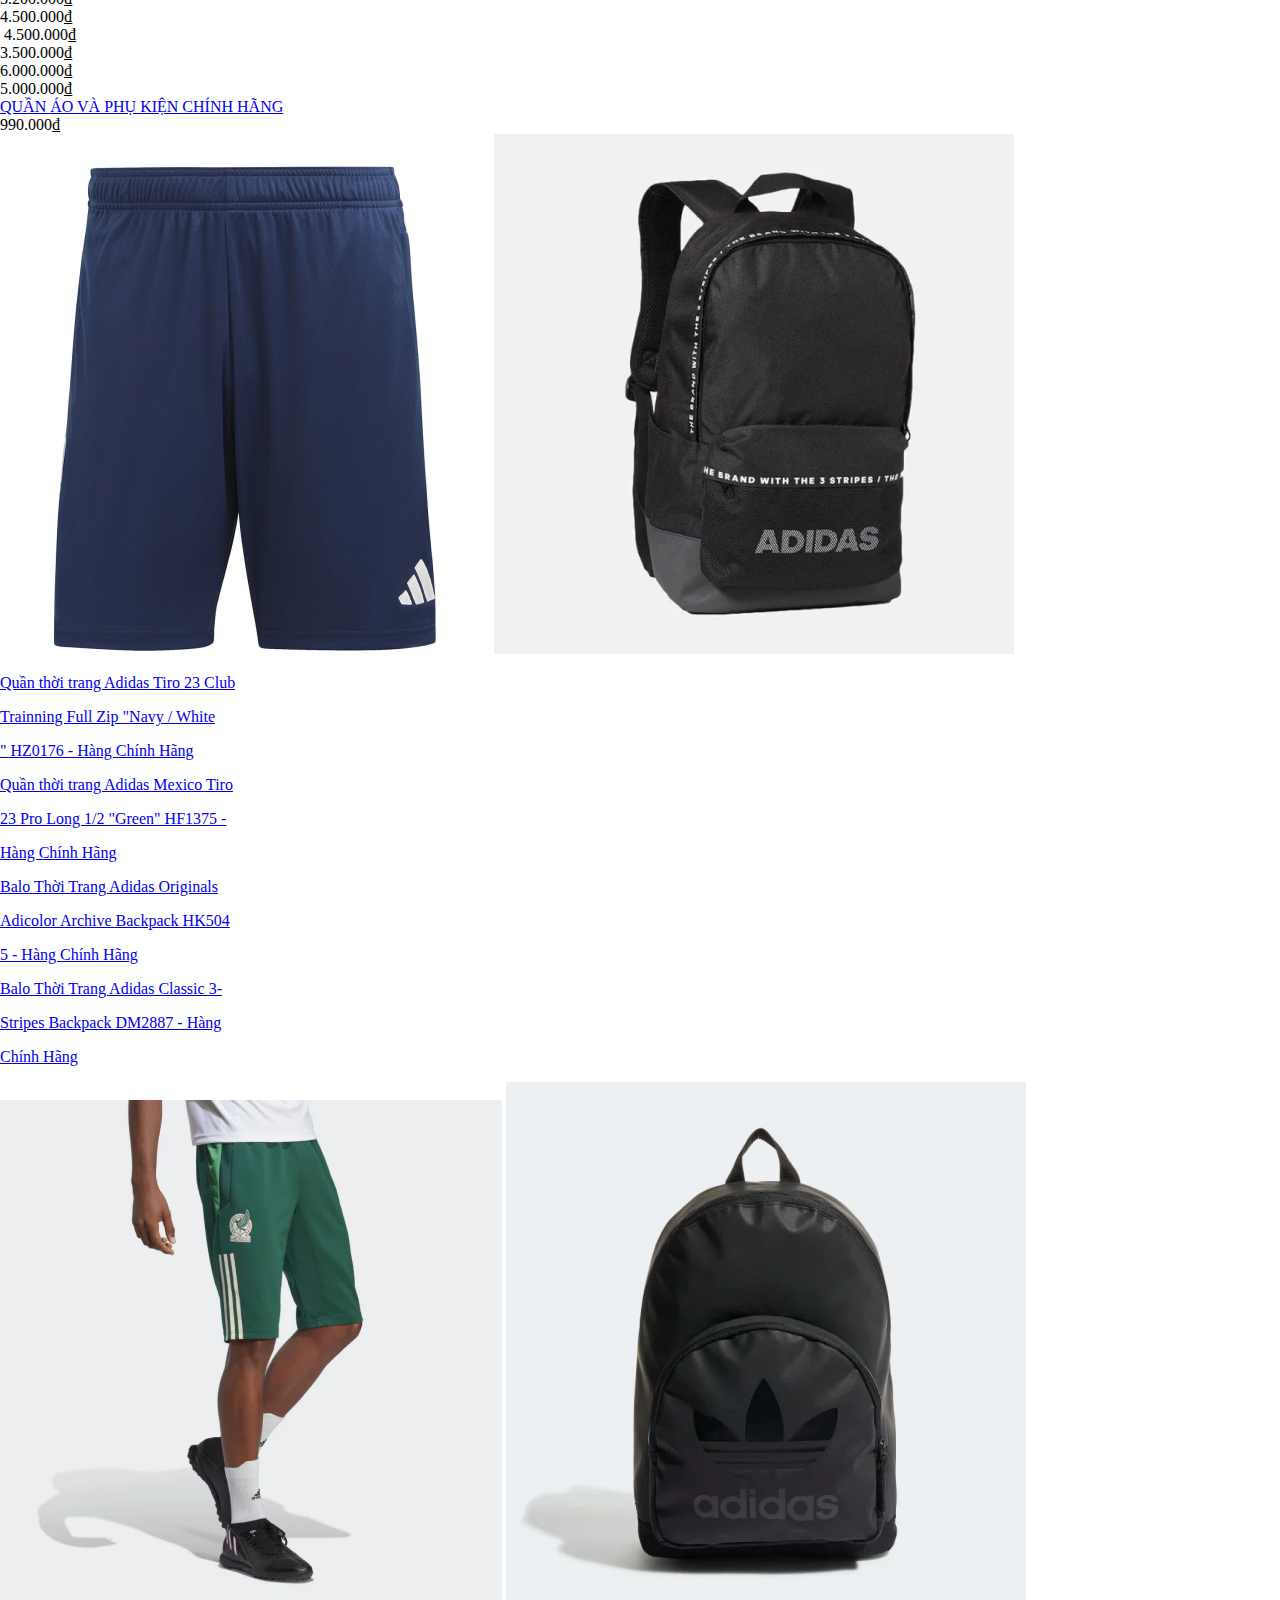
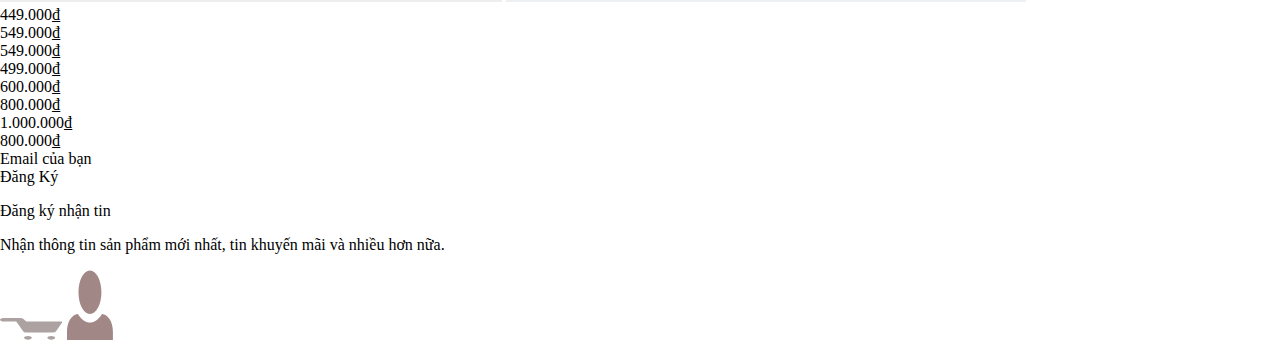
<file: desktop-7.html>
<!DOCTYPE html>
<html>
  <head>
    <meta charset="utf-8" />
    <meta name="viewport" content="initial-scale=1, width=device-width" />

    <link rel="stylesheet" href="./global.css" />
    <link rel="stylesheet" href="./index.css" />
    <link
      rel="stylesheet"
      href="https://fonts.googleapis.com/css2?family=Inter:wght@400;700&display=swap"
    />
    <link
      rel="stylesheet"
      href="https://fonts.googleapis.com/css2?family=Arimo:wght@400&display=swap"
    />
    <link
      rel="stylesheet"
      href="https://fonts.googleapis.com/css2?family=ABeeZee:wght@400&display=swap"
    />
    <link
      rel="stylesheet"
      href="https://fonts.googleapis.com/css2?family=Amiko:wght@400&display=swap"
    />
    <link
      rel="stylesheet"
      href="https://fonts.googleapis.com/css2?family=Bakbak One:wght@400&display=swap"
    />
    <link
      rel="stylesheet"
      href="https://fonts.googleapis.com/css2?family=Roboto:wght@400&display=swap"
    />
  </head>
  <body>
    <div class="desktop-1">
      <img class="logo-1-icon" alt="" src="./public/logo-1@2x.png" />

      <div class="desktop-1-child"></div>
      <div class="desktop-1-item"></div>
      <div class="tm-kim">Tìm kiếm</div>
      <div class="tm-kim1">
        <p class="giy-sneaker-adidas">Tìm kiếm...</p>
      </div>
      <img class="icon-person" alt="" src="./public/-icon-person.svg" />

      <div class="ng-nhp">Đăng nhập / Đăng ký</div>
      <div class="gi-hng" id="giHngText">Giỏ Hàng</div>
      <img class="image-1-icon" alt="" src="./public/image-1@2x.png" />

      <img class="image-2-icon" alt="" src="./public/image-2@2x.png" />

      <img
        class="privacy-1-image-1-icon"
        alt=""
        src="./public/privacy-1-image-1@2x.png"
      />

      <img
        class="privacy-2-image-1-icon"
        alt=""
        src="./public/privacy-2-image-1@2x.png"
      />

      <img
        class="privacy-3-image-1-icon"
        alt=""
        src="./public/privacy-3-image-1@2x.png"
      />

      <img
        class="privacy-4-image-1-icon"
        alt=""
        src="./public/privacy-4-image-1@2x.png"
      />

      <div class="chnh-hng-100">
        Chính hãng 100%: giày nhập từ Adidas, Nike US, UK, JP
      </div>
      <div class="i-tr-nhanh">
        Đổi trả nhanh chóng: hỗ trợ đổi hàng miễn phí 7 ngày
      </div>
      <div class="chng-trnh-sale">
        Chương trình sale khủng: đa dạng mẫu mã, giá sale rẻ nhất thị trường
      </div>
      <div class="t-hng-online">
        Đặt hàng online: tư vấn chuyên nghiệp, chuẩn size
      </div>
      <div class="desktop-1-inner"></div>
      <div class="rectangle-div"></div>
      <div class="danh-mc">Danh Mục</div>
      <div class="qun-o-v">Quần Áo và Phụ Kiện</div>
      <div class="adidas" id="adidasText">Adidas</div>
      <div class="best-seller">Best Seller</div>
      <div class="new-arrival">New Arrival</div>
      <img class="vector-icon" alt="" src="./public/vector.svg" />

      <div class="desktop-1-child1"></div>
      <div class="sn-phm-ni">Sản Phẩm Nổi Bật</div>
      <div class="desktop-1-child2"></div>
      <div class="desktop-1-child2"></div>
      <div class="desktop-1-child4"></div>
      <div class="desktop-1-child5"></div>
      <div class="desktop-1-child6"></div>
      <div class="desktop-1-child7"></div>
      <div class="desktop-1-child8"></div>
      <div class="desktop-1-child9"></div>
      <div class="desktop-1-child10"></div>
      <img class="image-3-icon" alt="" src="./public/image-3@2x.png" />

      <img class="image-4-icon" alt="" src="./public/image-4@2x.png" />

      <img class="image-5-icon" alt="" src="./public/image-5@2x.png" />

      <img class="image-6-icon" alt="" src="./public/image-6@2x.png" />

      <img class="image-7-icon" alt="" src="./public/image-7@2x.png" />

      <img class="image-8-icon" alt="" src="./public/image-8@2x.png" />

      <img class="image-9-icon" alt="" src="./public/image-9@2x.png" />

      <img class="image-10-icon" alt="" src="./public/image-10@2x.png" />

      <div class="giy-sneaker-adidas-container">
        <p class="giy-sneaker-adidas">Giày Sneaker Adidas Nam Nữ</p>
        <p class="giy-sneaker-adidas">Ultraboost 22 Cold.Rdy "Silver</p>
        <p class="giy-sneaker-adidas">Metallic" Gx8032 - Hàng Chính Hãng</p>
      </div>
      <div class="giy-sneaker-adidas-container1">
        <p class="giy-sneaker-adidas">Giày Sneaker Adidas Nam 4dfwd</p>
        <p class="giy-sneaker-adidas">Pulse "Black Sonic" Q46452 - Hàng</p>
        <p class="giy-sneaker-adidas">Chính Hãng</p>
      </div>
      <a
        class="giy-sneaker-nam-container"
        href="https://giayadidas.com.vn/fx8770"
        target="_blank"
      >
        <p class="giy-sneaker-adidas">Giày Sneaker Nam Nữ Ultraboost</p>
        <p class="giy-sneaker-adidas">DNA FX8770 J "Black Red Blue"</p>
        <p class="giy-sneaker-adidas">- Hàng Chính Hãng</p>
      </a>
      <div class="giy-sneaker-adidas-container2">
        <p class="giy-sneaker-adidas">Giày Sneaker Adidas Nam</p>
        <p class="giy-sneaker-adidas">Pureboost 21 "Core Black" Gw4832</p>
        <p class="giy-sneaker-adidas">- Hàng Chính Hãng</p>
      </div>
      <a
        class="giy-sneaker-adidas-container3"
        href="https://giayadidas.com.vn/fz0596"
        target="_blank"
      >
        <p class="giy-sneaker-adidas">Giày Sneaker Adidas Nam Ultra4D</p>
        <p class="giy-sneaker-adidas">x Parley "Cream White" FZ0596 -</p>
        <p class="giy-sneaker-adidas">Hàng Chính Hãng</p>
      </a>
      <a
        class="giy-sneaker-adidas-container4"
        href="https://giayadidas.com.vn/fz2558"
        target="_blank"
      >
        <p class="giy-sneaker-adidas">Giày Sneaker Adidas Nam</p>
        <p class="giy-sneaker-adidas">Ultraboost 21 Cold.RDY "Core</p>
        <p class="giy-sneaker-adidas">Black" FZ2558 - Hàng Chính Hãng</p>
      </a>
      <div class="div">1.590.000₫</div>
      <div class="div1">990.000₫</div>
      <div class="div2">1.890.000₫</div>
      <div class="div3">1.790.000₫</div>
      <div class="div4">1.290.000₫</div>
      <div class="div5">1.490.000₫</div>
      <div class="div6">2.990.000₫</div>
      <div class="div7">1.790.000₫</div>
      <div class="giy-sneaker-n-container">
        <p class="giy-sneaker-adidas">Giày Sneaker Nữ Adidas Ultraboost</p>
        <p class="giy-sneaker-adidas">20 Fx0455 J "Black Reflective/Bronze</p>
        <p class="giy-sneaker-adidas">Boost" - Hàng Chính Hãng</p>
      </div>
      <a
        class="giy-sneaker-adidas-container5"
        href="https://giayadidas.com.vn/gx6735"
        target="_blank"
      >
        <p class="giy-sneaker-adidas">Giày Sneaker Adidas Nam Nữ</p>
        <p class="giy-sneaker-adidas">Ultraboost 22 Cold.Rdy 2.0 "Alum</p>
        <p class="giy-sneaker-adidas">inium" GX6735 - Hàng Chính Hãng</p>
      </a>
      <div class="div8">5.200.000₫</div>
      <div class="div9"> 4.500.000₫</div>
      <div class="div10">5.200.000₫</div>
      <div class="div11">4.500.000₫</div>
      <div class="div12"> 4.500.000₫</div>
      <div class="div13">3.500.000₫</div>
      <div class="div14">6.000.000₫</div>
      <div class="div15">5.000.000₫</div>
      <div class="line-div"></div>
      <div class="desktop-1-child11"></div>
      <a
        class="qun-o-v1"
        href="https://giayadidas.com.vn/quan-ao-va-phu-kien"
        target="_blank"
        >QUẦN ÁO VÀ PHỤ KIỆN CHÍNH HÃNG</a
      >
      <div class="div16">990.000₫</div>
      <div class="desktop-1-child12"></div>
      <div class="desktop-1-child12"></div>
      <div class="desktop-1-child14"></div>
      <div class="desktop-1-child15"></div>
      <div class="desktop-1-child16"></div>
      <img class="image-11-icon" alt="" src="./public/image-11@2x.png" />

      <img class="image-14-icon" alt="" src="./public/image-14@2x.png" />

      <a
        class="qun-thi-trang-container"
        href="https://giayadidas.com.vn/hz0176"
        target="_blank"
      >
        <p class="giy-sneaker-adidas">Quần thời trang Adidas Tiro 23 Club</p>
        <p class="giy-sneaker-adidas">Trainning Full Zip "Navy / White</p>
        <p class="giy-sneaker-adidas">" HZ0176 - Hàng Chính Hãng</p>
      </a>
      <a
        class="qun-thi-trang-container1"
        href="https://giayadidas.com.vn/hf1375"
        target="_blank"
      >
        <p class="giy-sneaker-adidas">Quần thời trang Adidas Mexico Tiro</p>
        <p class="giy-sneaker-adidas">23 Pro Long 1/2 "Green" HF1375 -</p>
        <p class="giy-sneaker-adidas">Hàng Chính Hãng</p>
      </a>
      <a
        class="balo-thi-trang-container"
        href="https://giayadidas.com.vn/hk5045"
        target="_blank"
      >
        <p class="giy-sneaker-adidas">Balo Thời Trang Adidas Originals</p>
        <p class="giy-sneaker-adidas">Adicolor Archive Backpack HK504</p>
        <p class="giy-sneaker-adidas">5 - Hàng Chính Hãng</p>
      </a>
      <a
        class="balo-thi-trang-container1"
        href="https://giayadidas.com.vn/dm2887"
        target="_blank"
      >
        <p class="giy-sneaker-adidas">Balo Thời Trang Adidas Classic 3-</p>
        <p class="giy-sneaker-adidas">Stripes Backpack DM2887 - Hàng</p>
        <p class="giy-sneaker-adidas">Chính Hãng</p>
      </a>
      <img class="image-12-icon" alt="" src="./public/image-12@2x.png" />

      <img class="image-13-icon" alt="" src="./public/image-13@2x.png" />

      <div class="div17">449.000₫</div>
      <div class="div18">549.000₫</div>
      <div class="div19">549.000₫</div>
      <div class="div20">499.000₫</div>
      <div class="div21">600.000₫</div>
      <div class="div22">800.000₫</div>
      <div class="div23">1.000.000₫</div>
      <div class="div24">800.000₫</div>
      <div class="desktop-1-child17"></div>
      <div class="desktop-1-child18"></div>
      <div class="desktop-1-child19"></div>
      <div class="email-ca-bn">Email của bạn</div>
      <div class="ng-k">Đăng Ký</div>
      <div class="ng-k-nhn-container">
        <p class="giy-sneaker-adidas">Đăng ký nhận tin</p>
        <p class="giy-sneaker-adidas">
          Nhận thông tin sản phẩm mới nhất, tin khuyến mãi và nhiều hơn nữa.
        </p>
      </div>
      <img class="icon-cart" alt="" src="./public/-icon-cart.svg" />

      <img
        class="icon-person1"
        alt=""
        src="./public/-icon-person.svg"
        id="iconPerson1"
      />
    </div>

    <script>
      var giHngText = document.getElementById("giHngText");
      if (giHngText) {
        giHngText.addEventListener("click", function (e) {
          window.location.href = "./desktop-4.html";
        });
      }

      var adidasText = document.getElementById("adidasText");
      if (adidasText) {
        adidasText.addEventListener("click", function (e) {
          window.location.href = "./desktop-5.html";
        });
      }

      var iconPerson1 = document.getElementById("iconPerson1");
      if (iconPerson1) {
        iconPerson1.addEventListener("click", function (e) {
          window.location.href = "./desktop-2.html";
        });
      }
    </script>
  </body>
</html>
</file>
<file: global.css>
body {
  margin: 0;
  line-height: normal;
}

:root {
  /* fonts */
  --font-amiko: Amiko;
  --font-abeezee: ABeeZee;
  --font-arimo: Arimo;
  --font-inter: Inter;
  --font-roboto: Roboto;
  --font-bakbak-one: "Bakbak One";

  /* font sizes */
  --font-size-mini: 15px;
  --font-size-13xl: 32px;
  --font-size-base: 16px;
  --font-size-17xl: 36px;
  --font-size-sm: 14px;
  --font-size-5xs: 8px;
  --font-size-smi: 13px;
  --font-size-xl: 20px;
  --font-size-xs: 12px;

  /* Colors */
  --color-black: #000;
  --color-white: #fff;
  --color-red-100: #ff0505;
  --color-red: #ff0000;
  --color-dimgray-100: #6d5c5c;
  --color-gray: #928080;
  --color-silver: #c6c2c2;

  /* Paddings */
  --padding-8xl: 27px;

  /* Border radiuses */
  --br-3xs: 10px;
}
</file>
<file: desktop-2.css>
.desktop-2-child,
.desktop-2-item {
  position: absolute;
  top: 0;
  left: 0;
  background-color: var(--color-white);
  border: 0.5px solid var(--color-black);
  box-sizing: border-box;
  width: 1440px;
  height: 115px;
}
.desktop-2-item {
  top: 37px;
  left: 553px;
  border-radius: var(--br-3xs);
  width: 334px;
  height: 41px;
}
.ng-nhp-ti,
.tm-kim3 {
  position: absolute;
  top: 50px;
  left: 573px;
  font-size: var(--font-size-xs);
  color: var(--color-gray);
}
.ng-nhp-ti {
  top: 155px;
  font-size: var(--font-size-xl);
  color: var(--color-red);
}
.desktop-2-child1,
.desktop-2-child2,
.desktop-2-inner {
  position: absolute;
  top: 249px;
  left: 78px;
  background-color: var(--color-white);
  border: 0.5px solid var(--color-black);
  box-sizing: border-box;
  width: 438px;
  height: 60px;
}
.desktop-2-child1,
.desktop-2-child2 {
  left: 832px;
}
.desktop-2-child2 {
  top: 351px;
  left: 78px;
}
.emails-in-thoi,
.nhp-mt-khu {
  position: absolute;
  top: 267px;
  left: 91px;
  color: var(--color-gray);
}
.nhp-mt-khu {
  top: 371px;
}
.ng-nhp-vi,
.qun-mt-khu {
  position: absolute;
  top: 425px;
  left: 78px;
}
.ng-nhp-vi {
  left: 369px;
}
.desktop-2-child3 {
  position: absolute;
  top: 477px;
  left: 78px;
  background-color: #cb3a3a;
  border: 1px solid var(--color-black);
  box-sizing: border-box;
  width: 439px;
  height: 70px;
}
.ng-nhp1 {
  position: absolute;
  top: 500px;
  left: 229px;
  font-size: var(--font-size-xl);
  color: var(--color-white);
}
.bn-qun-mt,
.email,
.nu-ti-khon {
  position: absolute;
  top: 211px;
  left: 78px;
}
.bn-qun-mt,
.email {
  left: 832px;
}
.email {
  top: 267px;
  left: 846px;
  color: var(--color-gray);
}
.desktop-2-child4 {
  position: absolute;
  top: 320px;
  left: 832px;
  border-radius: var(--br-3xs);
  background-color: var(--color-red);
  width: 172px;
  height: 31px;
}
.ly-li-mt {
  position: absolute;
  top: 326px;
  left: 857px;
  color: var(--color-white);
}
.bn-cha-c {
  position: absolute;
  top: 586px;
  left: 84px;
}
.ng-k1,
.trang-ch {
  position: absolute;
  cursor: pointer;
}
.ng-k1 {
  top: 586px;
  left: 385px;
  color: #ff0606;
}
.trang-ch {
  top: 50px;
  left: 941px;
}
.gi-hng1,
.logo-4-icon,
.ti-khon {
  position: absolute;
  top: 50px;
  left: 1100px;
}
.gi-hng1,
.logo-4-icon {
  left: 1256px;
}
.logo-4-icon {
  top: 24px;
  left: 41px;
  width: 143px;
  height: 71px;
  object-fit: cover;
}
.desktop-2 {
  width: 100%;
  position: relative;
  background-color: var(--color-white);
  height: 1024px;
  overflow: hidden;
  text-align: left;
  font-size: var(--font-size-base);
  color: var(--color-black);
  font-family: var(--font-inter);
}
</file>
<file: desktop-3.css>
.desktop-3-child,
.desktop-3-item {
  position: absolute;
  top: 0;
  left: 0;
  background-color: var(--color-white);
  border: 0.5px solid var(--color-black);
  box-sizing: border-box;
  width: 1440px;
  height: 115px;
}
.desktop-3-item {
  top: 37px;
  left: 553px;
  border-radius: var(--br-3xs);
  width: 334px;
  height: 41px;
}
.tm-kim4,
.trang-ch1 {
  position: absolute;
  top: 50px;
}
.tm-kim4 {
  left: 573px;
  font-size: var(--font-size-xs);
  color: var(--color-gray);
}
.trang-ch1 {
  left: 941px;
  cursor: pointer;
}
.gi-hng2,
.ng-k-ti,
.ti-khon1 {
  position: absolute;
  top: 50px;
  left: 1100px;
}
.gi-hng2,
.ng-k-ti {
  left: 1256px;
}
.ng-k-ti {
  top: 174px;
  left: 635px;
  font-size: var(--font-size-xl);
  color: var(--color-red);
}
.ng-k-ti1,
.nu-cha-c {
  position: absolute;
  left: 87px;
}
.ng-k-ti1 {
  top: 303px;
  font-size: var(--font-size-xl);
}
.nu-cha-c {
  top: 347px;
}
.desktop-3-child1,
.desktop-3-child2,
.desktop-3-child3,
.desktop-3-inner {
  position: absolute;
  top: 417px;
  left: 87px;
  border-radius: var(--br-3xs);
  background-color: var(--color-white);
  border: 1px solid var(--color-black);
  box-sizing: border-box;
  width: 408px;
  height: 50px;
}
.desktop-3-child1,
.desktop-3-child2,
.desktop-3-child3 {
  top: 495px;
  left: 775px;
}
.desktop-3-child2,
.desktop-3-child3 {
  top: 417px;
}
.desktop-3-child3 {
  top: 495px;
  left: 87px;
}
.email1,
.h,
.mt-khu,
.tn {
  position: absolute;
  top: 432px;
  left: 114px;
  color: var(--color-gray);
}
.email1,
.mt-khu,
.tn {
  left: 805px;
}
.email1,
.mt-khu {
  top: 510px;
  left: 114px;
}
.mt-khu {
  left: 805px;
}
.desktop-3-child4 {
  position: absolute;
  top: 588px;
  left: 87px;
  border-radius: var(--br-3xs);
  background-color: var(--color-red-100);
  border: 1px solid var(--color-black);
  box-sizing: border-box;
  width: 110px;
  height: 40px;
}
.ng-k2,
.ng-nhp2 {
  position: absolute;
  top: 598px;
}
.ng-k2 {
  left: 111px;
  color: var(--color-white);
}
.ng-nhp2 {
  left: 238px;
  cursor: pointer;
}
.desktop-3-child5 {
  position: absolute;
  top: 616.5px;
  left: 237.5px;
  border-top: 1px solid var(--color-black);
  box-sizing: border-box;
  width: 83px;
  height: 1px;
}
.logo-3-icon {
  position: absolute;
  top: 24px;
  left: 39px;
  width: 143px;
  height: 71px;
  object-fit: cover;
}
.desktop-3 {
  width: 100%;
  position: relative;
  background-color: var(--color-white);
  height: 1024px;
  overflow: hidden;
  text-align: left;
  font-size: var(--font-size-base);
  color: var(--color-black);
  font-family: var(--font-inter);
}
</file>
<file: desktop-4.css>
.desktop-4-child,
.desktop-4-item {
  position: absolute;
  top: 0;
  left: 0;
  background-color: var(--color-white);
  border: 0.5px solid var(--color-black);
  box-sizing: border-box;
  width: 1440px;
  height: 115px;
}
.desktop-4-item {
  top: 37px;
  left: 553px;
  border-radius: var(--br-3xs);
  width: 334px;
  height: 41px;
}
.tm-kim5 {
  position: absolute;
  top: 50px;
  left: 573px;
  font-size: var(--font-size-xs);
  color: var(--color-gray);
}
.gi-hng3,
.ti-khon2,
.trang-ch2 {
  position: absolute;
  top: 50px;
  left: 941px;
  font-size: var(--font-size-base);
}
.gi-hng3,
.ti-khon2 {
  left: 1100px;
}
.gi-hng3 {
  left: 1256px;
}
.desktop-4-inner {
  position: absolute;
  top: 128px;
  left: 0;
  background-color: var(--color-white);
  border: 1px solid var(--color-black);
  box-sizing: border-box;
  width: 1440px;
  height: 78px;
}
.sn-phm {
  position: absolute;
  top: 155px;
  left: 91px;
}
.n-gi,
.s-lng,
.s-tin,
.thao-tc {
  position: absolute;
  top: 155px;
  left: 776px;
}
.s-lng,
.s-tin,
.thao-tc {
  left: 963px;
}
.s-tin,
.thao-tc {
  left: 1140px;
}
.thao-tc {
  left: 1290px;
}
.desktop-4-child1 {
  position: absolute;
  top: 202px;
  left: 0;
  background-color: var(--color-white);
  border: 1px solid var(--color-black);
  box-sizing: border-box;
  width: 1440px;
  height: 477px;
}
.vn-11134207-7r98o-lsofpvbddh38-icon {
  position: absolute;
  top: 412px;
  left: 33px;
  width: 158px;
  height: 158px;
  object-fit: cover;
}
.giy-adidas-samba {
  margin: 0;
}
.giy-adidas-samba-container {
  position: absolute;
  top: 265px;
  left: 213px;
}
.div25,
.div26,
.xa {
  position: absolute;
  top: 296px;
  left: 808px;
}
.div26,
.xa {
  left: 1137px;
}
.xa {
  top: 277px;
  left: 1309px;
  font-size: var(--font-size-base);
}
.desktop-4-child2,
.desktop-4-child3,
.desktop-4-child4 {
  position: absolute;
  top: 292px;
  left: 939px;
  background-color: var(--color-white);
  border: 0.5px solid var(--color-black);
  box-sizing: border-box;
  width: 33px;
  height: 31px;
}
.desktop-4-child3,
.desktop-4-child4 {
  left: 972px;
  width: 58px;
}
.desktop-4-child4 {
  left: 1030px;
  width: 33px;
}
.div27,
.div28,
.div29 {
  position: absolute;
  top: 296px;
  left: 951px;
}
.div28,
.div29 {
  left: 996px;
}
.div29 {
  top: 272px;
  left: 1040px;
}
.tng-t {
  margin: 0;
  white-space: pre-wrap;
}
.tm-sn-phm-container {
  position: absolute;
  top: 299px;
  left: 1271px;
  font-size: var(--font-size-base);
  color: var(--color-red);
}
.div30 {
  position: absolute;
  top: 295px;
  left: 689px;
  text-decoration: line-through;
}
.span {
  color: var(--color-red);
}
.thanh-ton-sn-container {
  position: absolute;
  top: 432px;
  left: 963px;
}
.desktop-4-child5 {
  position: absolute;
  top: 427px;
  left: 1290px;
  border-radius: var(--br-3xs);
  background-color: var(--color-red-100);
  width: 105px;
  height: 34px;
}
.mua-ngay {
  position: absolute;
  top: 430px;
  left: 1296px;
  color: var(--color-white);
}
.logo-2-icon {
  position: absolute;
  top: 24px;
  left: 67px;
  width: 143px;
  height: 71px;
  object-fit: cover;
  cursor: pointer;
}
.desktop-4 {
  width: 100%;
  position: relative;
  background-color: #fff7f7;
  height: 718px;
  overflow: hidden;
  text-align: left;
  font-size: var(--font-size-xl);
  color: var(--color-black);
  font-family: var(--font-inter);
}
</file>
<file: desktop-5.css>
.desktop-5-child {
  position: absolute;
  top: 0;
  left: 0;
  background-color: var(--color-silver);
  width: 1440px;
  height: 121px;
}
.logo-1-icon1 {
  position: absolute;
  top: 25px;
  left: 284px;
  width: 143px;
  height: 71px;
  object-fit: cover;
  cursor: pointer;
}
.desktop-5-inner,
.desktop-5-item {
  position: absolute;
  top: 40px;
  left: 536px;
  background-color: var(--color-white);
  border: 1px solid var(--color-black);
  box-sizing: border-box;
  width: 344px;
  height: 41px;
}
.desktop-5-inner {
  left: 880px;
  background-color: var(--color-black);
  width: 87px;
}
.gi-hng4,
.ng-nhp3,
.tm-kim6,
.tm-kim7 {
  position: absolute;
  display: inline-block;
}
.tm-kim6 {
  top: 55px;
  left: 880px;
  font-size: var(--font-size-smi);
  color: var(--color-white);
  width: 83px;
  height: 14px;
}
.gi-hng4,
.ng-nhp3,
.tm-kim7 {
  top: 54px;
  left: 547px;
  font-size: var(--font-size-mini);
  width: 150px;
  height: 27px;
}
.gi-hng4,
.ng-nhp3 {
  top: 81px;
  left: 1032px;
  font-size: var(--font-size-5xs);
  width: 118px;
  height: 6px;
}
.gi-hng4 {
  left: 1184px;
  width: 54px;
  height: 9px;
}
.icon-cart1,
.icon-person2 {
  position: absolute;
  height: 0.81%;
  width: 4.32%;
  top: 1.29%;
  right: 14.85%;
  bottom: 97.89%;
  left: 80.83%;
  max-width: 100%;
  overflow: hidden;
  max-height: 100%;
}
.icon-person2 {
  height: 0.73%;
  width: 3.35%;
  top: 1.01%;
  right: 24.01%;
  bottom: 98.26%;
  left: 72.64%;
}
.image-1-icon1 {
  top: 122px;
  height: 58px;
  object-fit: cover;
}
.desktop-5-child1,
.image-1-icon1,
.image-2-icon1 {
  position: absolute;
  left: 0;
  width: 1440px;
}
.image-2-icon1 {
  top: 180px;
  height: 406px;
  object-fit: cover;
}
.desktop-5-child1 {
  top: 586px;
  background-color: var(--color-white);
  height: 133px;
}
.privacy-1-image-1-icon1,
.privacy-2-image-1-icon1 {
  position: absolute;
  top: 631px;
  left: 98px;
  width: 42px;
  height: 41px;
  object-fit: cover;
}
.privacy-2-image-1-icon1 {
  top: 637px;
  left: 436px;
  width: 35px;
  height: 29px;
}
.danh-mc1 {
  position: absolute;
  top: 755px;
  left: 82px;
  font-family: var(--font-arimo);
  color: var(--color-white);
}
.privacy-3-image-1-icon1,
.privacy-4-image-1-icon1 {
  position: absolute;
  top: 627px;
  left: 763px;
  width: 46px;
  height: 45px;
  object-fit: cover;
}
.privacy-4-image-1-icon1 {
  left: 1083px;
  width: 47px;
}
.chng-trnh-sale1,
.chnh-hng-1001,
.i-tr-nhanh1,
.t-hng-online1 {
  position: absolute;
  top: 637px;
  left: 170px;
  font-size: var(--font-size-sm);
  display: inline-block;
  width: 254px;
  height: 30px;
}
.chng-trnh-sale1,
.i-tr-nhanh1,
.t-hng-online1 {
  top: 640px;
  left: 518px;
  width: 175px;
  height: 31px;
}
.chng-trnh-sale1,
.t-hng-online1 {
  top: 631px;
  left: 840px;
  width: 170px;
  height: 47px;
}
.t-hng-online1 {
  top: 638px;
  left: 1154px;
  width: 217px;
  height: 30px;
}
.desktop-5-child2 {
  position: absolute;
  top: 719px;
  left: 0;
  background-color: var(--color-white);
  border: 1px solid var(--color-black);
  box-sizing: border-box;
  width: 1440px;
  height: 110px;
}
.best-seller1,
.new-arrival1 {
  position: absolute;
  font-family: var(--font-abeezee);
}
.best-seller1 {
  top: 755px;
  left: 549px;
  font-size: var(--font-size-17xl);
}
.new-arrival1 {
  top: 758px;
  left: 303px;
}
.desktop-5-child3 {
  position: absolute;
  top: 719px;
  left: 0;
  background-color: var(--color-black);
  width: 268px;
  height: 110px;
}
.adidas1,
.qun-o-v2 {
  position: absolute;
  top: 755px;
  left: 1015px;
  font-size: var(--font-size-17xl);
  font-family: var(--font-abeezee);
}
.adidas1 {
  left: 805px;
}
.danh-mc2 {
  position: absolute;
  top: 758px;
  left: 46px;
  font-family: var(--font-arimo);
  color: var(--color-white);
}
.desktop-5-child4 {
  position: absolute;
  top: 789px;
  left: -7px;
  background-color: var(--color-white);
  border: 1px solid var(--color-black);
  box-sizing: border-box;
  width: 1440px;
  height: 2283px;
}
.tr-v {
  position: absolute;
  top: 858px;
  left: 48px;
  font-size: var(--font-size-xl);
  font-family: var(--font-arimo);
}
.nam-giy-new-arrivals {
  position: absolute;
  top: 901px;
  left: 48px;
  font-family: var(--font-bakbak-one);
}
.desktop-5-child5,
.desktop-5-child6 {
  position: absolute;
  top: 966px;
  left: 37px;
  background-color: var(--color-white);
  border: 1px solid var(--color-black);
  box-sizing: border-box;
  width: 302px;
  height: 592px;
}
.desktop-5-child6 {
  top: 1633px;
}
.div31 {
  position: absolute;
  top: 1307px;
  left: 1124px;
  font-size: var(--font-size-base);
}
.desktop-5-child7,
.desktop-5-child8 {
  position: absolute;
  top: 2471px;
  left: 37px;
  background-color: var(--color-white);
  border: 1px solid var(--color-black);
  box-sizing: border-box;
  width: 302px;
  height: 592px;
}
.desktop-5-child8 {
  left: 748px;
}
.desktop-5-child10,
.desktop-5-child11,
.desktop-5-child12,
.desktop-5-child13,
.desktop-5-child14,
.desktop-5-child15,
.desktop-5-child16,
.desktop-5-child9 {
  position: absolute;
  top: 2471px;
  left: 1099px;
  background-color: var(--color-white);
  border: 1px solid var(--color-black);
  box-sizing: border-box;
  width: 302px;
  height: 592px;
}
.desktop-5-child10,
.desktop-5-child11,
.desktop-5-child12,
.desktop-5-child13,
.desktop-5-child14,
.desktop-5-child15,
.desktop-5-child16 {
  left: 391px;
}
.desktop-5-child11,
.desktop-5-child12,
.desktop-5-child13,
.desktop-5-child14,
.desktop-5-child15,
.desktop-5-child16 {
  top: 1633px;
  left: 1099px;
}
.desktop-5-child12,
.desktop-5-child13,
.desktop-5-child14,
.desktop-5-child15,
.desktop-5-child16 {
  left: 745px;
}
.desktop-5-child13,
.desktop-5-child14,
.desktop-5-child15,
.desktop-5-child16 {
  left: 391px;
}
.desktop-5-child14,
.desktop-5-child15,
.desktop-5-child16 {
  top: 966px;
  left: 1099px;
}
.desktop-5-child15,
.desktop-5-child16 {
  left: 745px;
}
.desktop-5-child16 {
  top: 963px;
  left: 391px;
}
.image-16-icon,
.image-17-icon,
.image-18-icon {
  position: absolute;
  top: 983px;
  left: 405px;
  width: 274px;
  height: 352px;
  object-fit: cover;
}
.image-17-icon,
.image-18-icon {
  left: 759px;
}
.image-18-icon {
  left: 1113px;
}
.image-19-icon,
.image-20-icon,
.image-21-icon,
.image-22-icon,
.image-26-icon {
  position: absolute;
  top: 1649px;
  left: 51px;
  width: 274px;
  height: 352px;
  object-fit: cover;
}
.image-20-icon,
.image-21-icon,
.image-22-icon,
.image-26-icon {
  left: 405px;
}
.image-21-icon,
.image-22-icon,
.image-26-icon {
  top: 2485px;
  left: 1113px;
}
.image-21-icon,
.image-22-icon {
  top: 1649px;
  left: 759px;
}
.image-22-icon {
  left: 1113px;
}
.page {
  position: absolute;
  top: 2296px;
  left: 569px;
  font-family: var(--font-bakbak-one);
}
.desktop-5-child17,
.desktop-5-child18,
.desktop-5-child19,
.ellipse-div {
  position: absolute;
  top: 2290px;
  left: 691px;
  border-radius: 50%;
  background-color: var(--color-red);
  border: 1px solid var(--color-black);
  box-sizing: border-box;
  width: 57px;
  height: 57px;
}
.desktop-5-child17,
.desktop-5-child18,
.desktop-5-child19 {
  left: 759px;
  background-color: var(--color-white);
}
.desktop-5-child18,
.desktop-5-child19 {
  left: 827px;
}
.desktop-5-child19 {
  left: 895px;
}
.div33,
.div34,
.div35,
.div36,
.sn-phm-xem {
  position: absolute;
  top: 2296px;
  font-family: var(--font-bakbak-one);
}
.div33 {
  left: 713px;
  color: var(--color-white);
}
.div34,
.div35,
.div36,
.sn-phm-xem {
  left: 779px;
}
.div35,
.div36,
.sn-phm-xem {
  left: 847px;
}
.div36,
.sn-phm-xem {
  left: 916px;
}
.sn-phm-xem {
  top: 2390px;
  left: 37px;
  font-family: var(--font-roboto);
}
.image-23-icon {
  position: absolute;
  top: 2485px;
  left: 51px;
  width: 274px;
  height: 352px;
  object-fit: cover;
}
.image-24-icon {
  top: 2485px;
  left: 405px;
}
.image-15-icon,
.image-24-icon,
.image-25-icon {
  position: absolute;
  width: 274px;
  height: 352px;
  object-fit: cover;
}
.image-25-icon {
  top: 2485px;
  left: 759px;
  cursor: pointer;
}
.image-15-icon {
  top: 981px;
  left: 52px;
}
.desktop-5-child20 {
  position: absolute;
  top: 1302px;
  left: 52px;
  background-color: var(--color-white);
  border: 1px solid var(--color-black);
  box-sizing: border-box;
  width: 120px;
  height: 33px;
}
.text {
  position: absolute;
  top: 1326px;
  left: 69px;
  font-size: var(--font-size-xs);
}
.desktop-5-child21,
.desktop-5-child22,
.desktop-5-child23 {
  position: absolute;
  top: 2804px;
  left: 1113px;
  background-color: var(--color-white);
  border: 1px solid var(--color-black);
  box-sizing: border-box;
  width: 120px;
  height: 33px;
}
.desktop-5-child22,
.desktop-5-child23 {
  left: 760px;
}
.desktop-5-child23 {
  left: 406px;
}
.desktop-5-child24,
.desktop-5-child25,
.desktop-5-child26,
.desktop-5-child27,
.desktop-5-child28,
.desktop-5-child29,
.desktop-5-child30,
.desktop-5-child31 {
  position: absolute;
  top: 2804px;
  left: 52px;
  background-color: var(--color-white);
  border: 1px solid var(--color-black);
  box-sizing: border-box;
  width: 120px;
  height: 33px;
}
.desktop-5-child25,
.desktop-5-child26,
.desktop-5-child27,
.desktop-5-child28,
.desktop-5-child29,
.desktop-5-child30,
.desktop-5-child31 {
  top: 1968px;
  left: 1113px;
}
.desktop-5-child26,
.desktop-5-child27,
.desktop-5-child28,
.desktop-5-child29,
.desktop-5-child30,
.desktop-5-child31 {
  left: 758px;
}
.desktop-5-child27,
.desktop-5-child28,
.desktop-5-child29,
.desktop-5-child30,
.desktop-5-child31 {
  left: 405px;
}
.desktop-5-child28,
.desktop-5-child29,
.desktop-5-child30,
.desktop-5-child31 {
  left: 52px;
}
.desktop-5-child29,
.desktop-5-child30,
.desktop-5-child31 {
  top: 1300px;
  left: 1112px;
}
.desktop-5-child30,
.desktop-5-child31 {
  left: 758px;
}
.desktop-5-child31 {
  left: 405px;
}
.div37,
.div38,
.div39,
.div40,
.div41,
.div42,
.div43 {
  position: absolute;
  top: 1307px;
  left: 410px;
  font-size: var(--font-size-xl);
}
.div38,
.div39,
.div40,
.div41,
.div42,
.div43 {
  left: 764px;
}
.div39,
.div40,
.div41,
.div42,
.div43 {
  left: 57px;
}
.div40,
.div41,
.div42,
.div43 {
  left: 1118px;
}
.div41,
.div42,
.div43 {
  top: 2813px;
  left: 57px;
}
.div42,
.div43 {
  left: 411px;
}
.div43 {
  top: 2815px;
  left: 777px;
  font-size: var(--font-size-base);
}
.div44,
.div45,
.div46,
.div47,
.div48 {
  position: absolute;
  top: 1975px;
  left: 57px;
  font-size: var(--font-size-xl);
}
.div45,
.div46,
.div47,
.div48 {
  top: 1973px;
  left: 411px;
}
.div46,
.div47,
.div48 {
  top: 1975px;
  left: 765px;
}
.div47,
.div48 {
  left: 1123px;
}
.div48 {
  top: 2815px;
  left: 1131px;
  font-size: var(--font-size-base);
}
.nam-originals {
  margin: 0;
}
.nam-originals-container {
  position: absolute;
  top: 1358px;
  left: 401px;
}
.handball-spezial-2500000-container {
  position: absolute;
  top: 1358px;
  left: 60px;
  display: inline-block;
  width: 263px;
}
.nam-originals1,
.nam-originals2 {
  position: absolute;
  top: 1366px;
  display: inline-block;
}
.nam-originals1 {
  left: 761px;
  white-space: pre-wrap;
  width: 275px;
}
.nam-originals2 {
  left: 1114px;
  width: 303px;
}
.nam-originals-container1,
.nam-originals3 {
  position: absolute;
  top: 2018px;
  display: inline-block;
}
.nam-originals3 {
  left: 55px;
  white-space: pre-wrap;
  width: 281px;
  height: 101px;
}
.nam-originals-container1 {
  left: 755px;
  width: 285px;
}
.nam-originals5,
.nam-sportswear,
.originals-superstar-xlg {
  position: absolute;
  top: 2018px;
  left: 401px;
  display: inline-block;
  width: 276px;
}
.nam-sportswear,
.originals-superstar-xlg {
  left: 1119px;
  width: 225px;
}
.nam-sportswear {
  top: 2870px;
  left: 44px;
  white-space: pre-wrap;
  width: 282px;
}
.nam-originals6,
.nam-sportswear1,
.sportswear-ultraboost-10-container {
  position: absolute;
  top: 2870px;
  left: 399px;
  display: inline-block;
  width: 274px;
}
.nam-originals6,
.nam-sportswear1 {
  left: 746px;
  white-space: pre-wrap;
  width: 296px;
}
.nam-originals6 {
  left: 1107px;
  width: 272px;
}
.desktop-5-child32 {
  position: absolute;
  top: 3072px;
  left: 0;
  background-color: #f5e134;
  width: 1433px;
  height: 95px;
}
.desktop-5-child33,
.desktop-5-child34 {
  position: absolute;
  width: 338px;
  height: 59px;
}
.desktop-5-child33 {
  top: 3105px;
  left: 920px;
  background-color: #dbc9c9;
}
.desktop-5-child34 {
  top: 3090px;
  left: 905px;
  background-color: var(--color-black);
}
.ng-k-min,
.tr-thnh-hi {
  position: absolute;
  top: 3101px;
}
.tr-thnh-hi {
  left: 43px;
  font-size: var(--font-size-17xl);
}
.ng-k-min {
  left: 912px;
  color: var(--color-white);
}
.giy {
  margin-bottom: 0;
}
.sn-phm-giy-qun-o-ph-kin {
  margin: 0;
  font-family: inherit;
  font-size: inherit;
  padding-left: var(--padding-8xl);
}
.sn-phm-giy-container,
.th-thao-chy-container {
  position: absolute;
  top: 3191px;
  left: 0;
  font-size: var(--font-size-xl);
}
.th-thao-chy-container {
  left: 255px;
}
.b-su-tp-container,
.h-tr-tr-container,
.thng-tin-v-container {
  position: absolute;
  top: 3191px;
  left: 448px;
  font-size: var(--font-size-xl);
}
.h-tr-tr-container,
.thng-tin-v-container {
  left: 776px;
}
.h-tr-tr-container {
  left: 1083px;
}
.image-34-icon,
.theo-di-chng {
  position: absolute;
  top: 3503px;
  left: 0;
}
.image-34-icon {
  top: 3557px;
  left: 11px;
  width: 25px;
  height: 25px;
  object-fit: cover;
}
.image-35-icon,
.image-36-icon,
.image-37-icon,
.image-38-icon,
.image-39-icon {
  position: absolute;
  top: 3557px;
  left: 48px;
  width: 25px;
  height: 25px;
  object-fit: cover;
}
.image-36-icon,
.image-37-icon,
.image-38-icon,
.image-39-icon {
  left: 84px;
}
.image-37-icon,
.image-38-icon,
.image-39-icon {
  top: 3597px;
  left: 11px;
}
.image-38-icon,
.image-39-icon {
  left: 48px;
}
.image-39-icon {
  left: 84px;
}
.desktop-5 {
  width: 100%;
  position: relative;
  background-color: #fef8f8;
  height: 3694px;
  overflow: hidden;
  text-align: left;
  font-size: var(--font-size-13xl);
  color: var(--color-black);
  font-family: var(--font-inter);
}
</file>
<file: desktop-6.css>
.desktop-6-child {
  position: absolute;
  top: 0;
  left: 0;
  background-color: var(--color-silver);
  width: 1440px;
  height: 121px;
}
.logo-2-icon1 {
  position: absolute;
  top: 25px;
  left: 284px;
  width: 143px;
  height: 71px;
  object-fit: cover;
  cursor: pointer;
}
.desktop-6-inner,
.desktop-6-item {
  position: absolute;
  top: 40px;
  left: 536px;
  background-color: var(--color-white);
  border: 1px solid var(--color-black);
  box-sizing: border-box;
  width: 344px;
  height: 41px;
}
.desktop-6-inner {
  left: 880px;
  background-color: var(--color-black);
  width: 87px;
}
.gi-hng5,
.ng-nhp4,
.tm-kim10,
.tm-kim9 {
  position: absolute;
  display: inline-block;
}
.tm-kim9 {
  top: 55px;
  left: 880px;
  font-size: var(--font-size-smi);
  color: var(--color-white);
  width: 83px;
  height: 14px;
}
.gi-hng5,
.ng-nhp4,
.tm-kim10 {
  top: 54px;
  left: 547px;
  font-size: var(--font-size-mini);
  width: 150px;
  height: 27px;
}
.gi-hng5,
.ng-nhp4 {
  top: 81px;
  left: 1032px;
  font-size: var(--font-size-5xs);
  width: 118px;
  height: 6px;
}
.gi-hng5 {
  left: 1184px;
  width: 54px;
  height: 9px;
}
.icon-cart2,
.icon-person3 {
  position: absolute;
  height: 2.94%;
  width: 4.32%;
  top: 2.38%;
  right: 15.19%;
  bottom: 94.69%;
  left: 80.49%;
  max-width: 100%;
  overflow: hidden;
  max-height: 100%;
  cursor: pointer;
}
.icon-person3 {
  height: 2.63%;
  width: 3.35%;
  top: 1.91%;
  right: 24.22%;
  bottom: 95.45%;
  left: 72.43%;
}
.image-27-icon {
  top: 122px;
  height: 58px;
  object-fit: cover;
}
.desktop-6-child1,
.image-27-icon,
.image-28-icon {
  position: absolute;
  left: 0;
  width: 1440px;
}
.image-28-icon {
  top: 180px;
  height: 406px;
  object-fit: cover;
}
.desktop-6-child1 {
  top: 586px;
  background-color: var(--color-white);
  height: 133px;
}
.privacy-1-image-2-icon,
.privacy-2-image-2-icon {
  position: absolute;
  top: 631px;
  left: 98px;
  width: 42px;
  height: 41px;
  object-fit: cover;
}
.privacy-2-image-2-icon {
  top: 637px;
  left: 436px;
  width: 35px;
  height: 29px;
}
.danh-mc3 {
  position: absolute;
  top: 755px;
  left: 82px;
  font-size: var(--font-size-13xl);
  font-family: var(--font-arimo);
  color: var(--color-white);
}
.privacy-3-image-2-icon,
.privacy-4-image-2-icon {
  position: absolute;
  top: 627px;
  left: 763px;
  width: 46px;
  height: 45px;
  object-fit: cover;
}
.privacy-4-image-2-icon {
  left: 1083px;
  width: 47px;
}
.chng-trnh-sale2,
.chnh-hng-1002,
.i-tr-nhanh2,
.t-hng-online2 {
  position: absolute;
  top: 637px;
  left: 170px;
  font-size: var(--font-size-sm);
  display: inline-block;
  width: 254px;
  height: 30px;
}
.chng-trnh-sale2,
.i-tr-nhanh2,
.t-hng-online2 {
  top: 640px;
  left: 518px;
  width: 175px;
  height: 31px;
}
.chng-trnh-sale2,
.t-hng-online2 {
  top: 631px;
  left: 840px;
  width: 170px;
  height: 47px;
}
.t-hng-online2 {
  top: 638px;
  left: 1154px;
  width: 217px;
  height: 30px;
}
.desktop-6-child2 {
  position: absolute;
  top: 719px;
  left: 0;
  background-color: var(--color-white);
  border: 1px solid var(--color-black);
  box-sizing: border-box;
  width: 1440px;
  height: 110px;
}
.best-seller2,
.new-arrival2 {
  position: absolute;
  top: 755px;
  left: 549px;
  font-size: var(--font-size-17xl);
  font-family: var(--font-abeezee);
}
.new-arrival2 {
  top: 758px;
  left: 303px;
  font-size: var(--font-size-13xl);
}
.desktop-6-child3 {
  position: absolute;
  top: 719px;
  left: 0;
  background-color: var(--color-black);
  width: 268px;
  height: 110px;
}
.adidas2,
.danh-mc4,
.qun-o-v3 {
  position: absolute;
  top: 755px;
  left: 1015px;
  font-size: var(--font-size-17xl);
  font-family: var(--font-abeezee);
}
.adidas2,
.danh-mc4 {
  left: 805px;
}
.danh-mc4 {
  top: 758px;
  left: 46px;
  font-size: var(--font-size-13xl);
  font-family: var(--font-arimo);
  color: var(--color-white);
}
.rectangle-icon {
  position: absolute;
  top: 1005px;
  left: 893px;
  width: 66px;
  height: 51px;
  object-fit: cover;
}
.sn-phm2 {
  position: absolute;
  top: 838px;
  left: 46px;
}
.image-29-icon,
.image-30-icon,
.image-31-icon,
.image-32-icon {
  position: absolute;
  top: 850px;
  left: 170px;
  width: 309px;
  height: 309px;
  object-fit: cover;
}
.image-30-icon,
.image-31-icon,
.image-32-icon {
  left: 479px;
  width: 308px;
}
.image-31-icon,
.image-32-icon {
  top: 1159px;
  left: 170px;
  width: 309px;
}
.image-32-icon {
  left: 479px;
  width: 308px;
}
.desktop-6-child4 {
  position: absolute;
  top: 1434px;
  left: 415px;
  background-color: var(--color-white);
  border: 1px solid var(--color-black);
  box-sizing: border-box;
  width: 127px;
  height: 34px;
}
.div49,
.hin-thm {
  position: absolute;
  display: inline-block;
}
.hin-thm {
  top: 1441px;
  left: 425px;
  font-size: var(--font-size-base);
  width: 81px;
  height: 20px;
}
.div49 {
  top: 1445px;
  left: 532px;
  width: 12px;
  height: 21px;
  transform: rotate(90deg);
  transform-origin: 0 0;
}
.desktop-6-child5 {
  position: absolute;
  top: 833.5px;
  left: 870.5px;
  border-right: 1px solid var(--color-black);
  box-sizing: border-box;
  width: 1px;
  height: 635px;
}
.ultraboost-10-mirage {
  margin: 0;
}
.ultraboost-10-mirage-container {
  position: absolute;
  top: 856px;
  left: 893px;
  font-size: var(--font-size-13xl);
}
.image-33-icon,
.mu-sc {
  position: absolute;
  top: 969px;
  left: 893px;
}
.image-33-icon {
  top: 1005px;
  left: 973px;
  width: 66px;
  height: 51px;
  object-fit: cover;
}
.cloud-white,
.kch-c {
  position: absolute;
  top: 1068px;
  left: 893px;
}
.kch-c {
  top: 1111px;
}
.desktop-6-child10,
.desktop-6-child11,
.desktop-6-child12,
.desktop-6-child13,
.desktop-6-child6,
.desktop-6-child7,
.desktop-6-child8,
.desktop-6-child9 {
  position: absolute;
  top: 1170px;
  left: 891px;
  background-color: var(--color-white);
  border: 1px solid var(--color-black);
  box-sizing: border-box;
  width: 82px;
  height: 41px;
}
.desktop-6-child10,
.desktop-6-child11,
.desktop-6-child12,
.desktop-6-child13,
.desktop-6-child7,
.desktop-6-child8,
.desktop-6-child9 {
  left: 1137px;
}
.desktop-6-child10,
.desktop-6-child11,
.desktop-6-child12,
.desktop-6-child13,
.desktop-6-child8,
.desktop-6-child9 {
  left: 1219px;
}
.desktop-6-child10,
.desktop-6-child11,
.desktop-6-child12,
.desktop-6-child13,
.desktop-6-child9 {
  left: 1055px;
}
.desktop-6-child10,
.desktop-6-child11,
.desktop-6-child12,
.desktop-6-child13 {
  left: 973px;
}
.desktop-6-child11,
.desktop-6-child12,
.desktop-6-child13 {
  top: 1211px;
  left: 891px;
}
.desktop-6-child12,
.desktop-6-child13 {
  left: 1137px;
}
.desktop-6-child13 {
  left: 1219px;
}
.desktop-6-child14,
.desktop-6-child15,
.desktop-6-child16,
.desktop-6-child17,
.desktop-6-child18,
.desktop-6-child19,
.desktop-6-child20,
.desktop-6-child21 {
  position: absolute;
  top: 1211px;
  left: 1055px;
  background-color: var(--color-white);
  border: 1px solid var(--color-black);
  box-sizing: border-box;
  width: 82px;
  height: 41px;
}
.desktop-6-child15,
.desktop-6-child16,
.desktop-6-child17,
.desktop-6-child18,
.desktop-6-child19,
.desktop-6-child20,
.desktop-6-child21 {
  left: 973px;
}
.desktop-6-child16,
.desktop-6-child17,
.desktop-6-child18,
.desktop-6-child19,
.desktop-6-child20,
.desktop-6-child21 {
  top: 1252px;
  left: 891px;
}
.desktop-6-child17,
.desktop-6-child18,
.desktop-6-child19,
.desktop-6-child20,
.desktop-6-child21 {
  top: 1293px;
}
.desktop-6-child18,
.desktop-6-child19,
.desktop-6-child20,
.desktop-6-child21 {
  top: 1252px;
  left: 1137px;
}
.desktop-6-child19,
.desktop-6-child20,
.desktop-6-child21 {
  left: 1219px;
}
.desktop-6-child20,
.desktop-6-child21 {
  left: 1055px;
}
.desktop-6-child21 {
  left: 973px;
}
.uk,
.uk1,
.uk2,
.uk3,
.uk4 {
  position: absolute;
  top: 1179px;
  left: 904px;
}
.uk1,
.uk2,
.uk3,
.uk4 {
  left: 989px;
}
.uk2,
.uk3,
.uk4 {
  left: 1067px;
}
.uk3,
.uk4 {
  left: 1157px;
}
.uk4 {
  left: 1234px;
}
.uk5,
.uk6,
.uk7,
.uk8,
.uk9 {
  position: absolute;
  top: 1220px;
  left: 908px;
}
.uk6,
.uk7,
.uk8,
.uk9 {
  left: 1073px;
}
.uk7,
.uk8,
.uk9 {
  left: 985px;
}
.uk8,
.uk9 {
  left: 1149px;
}
.uk9 {
  left: 1242px;
}
.uk10,
.uk11,
.uk12,
.uk13,
.uk14 {
  position: absolute;
  top: 1261px;
  left: 904px;
}
.uk11,
.uk12,
.uk13,
.uk14 {
  left: 998px;
}
.uk12,
.uk13,
.uk14 {
  left: 1068px;
}
.uk13,
.uk14 {
  left: 1153px;
}
.uk14 {
  left: 1224px;
}
.hng-dn-chn,
.uk15 {
  position: absolute;
  top: 1302px;
  left: 909px;
}
.hng-dn-chn {
  top: 1353px;
  left: 891px;
  text-decoration: underline;
}
.desktop-6-child22 {
  position: absolute;
  top: 1396px;
  left: 891px;
  background-color: var(--color-black);
  border: 1px solid var(--color-white);
  box-sizing: border-box;
  width: 334px;
  height: 53px;
}
.div50,
.thm-vo-gi {
  position: absolute;
  top: 1411px;
  left: 929px;
  color: var(--color-white);
}
.div50 {
  top: 1400px;
  left: 1155px;
  font-size: var(--font-size-17xl);
  display: inline-block;
  width: 22px;
  height: 5px;
}
.desktop-6 {
  width: 100%;
  position: relative;
  background-color: #f1ebeb;
  height: 1515px;
  overflow: hidden;
  text-align: left;
  font-size: var(--font-size-xl);
  color: var(--color-black);
  font-family: var(--font-inter);
}
</file>
<file: index.css>
.desktop-7 {
  width: 100%;
  position: relative;
  background-color: var(--color-white);
  height: 1024px;
  overflow: hidden;
}
</file>
